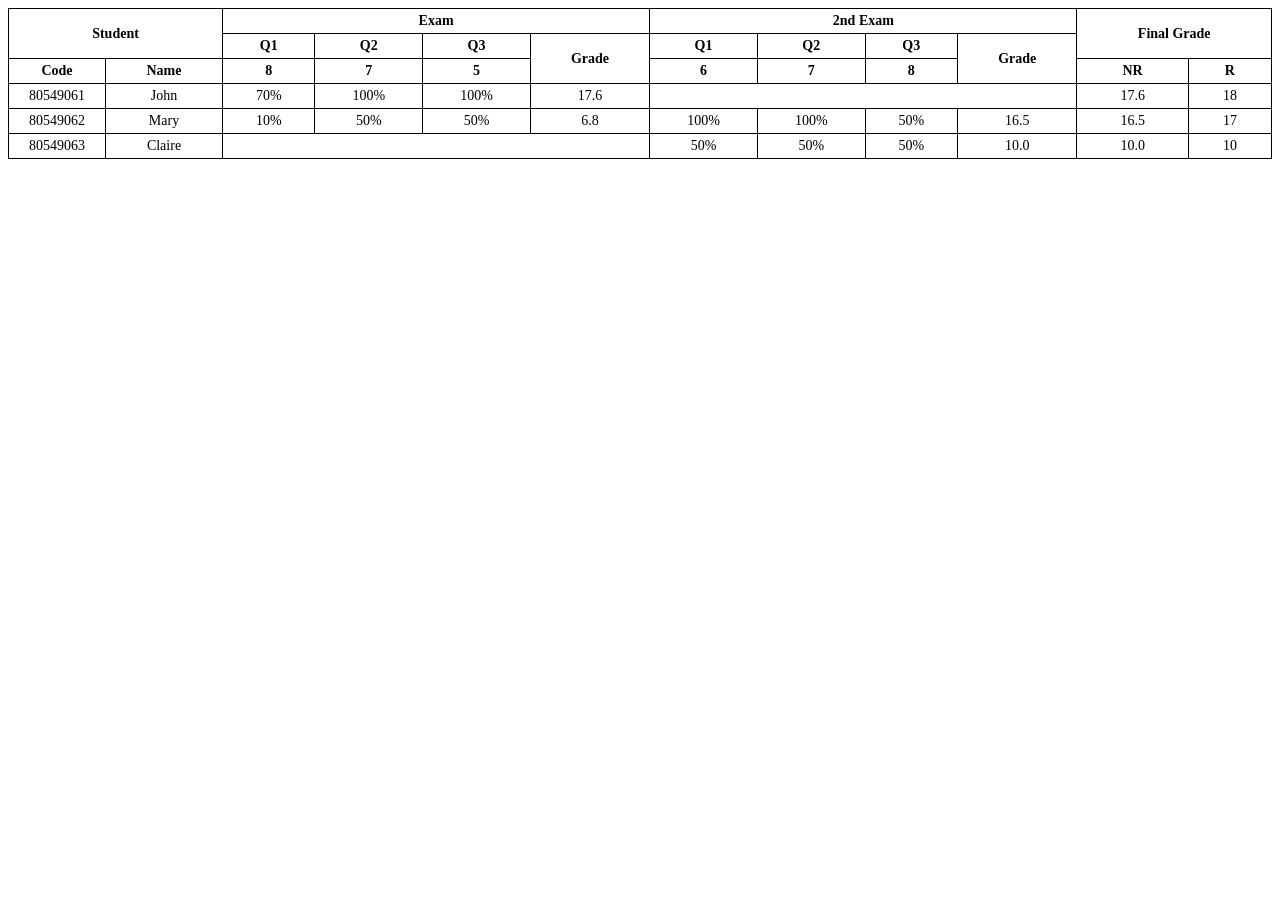
<file: TH1/baitap3.html>
<!DOCTYPE html>
<html lang="vi">
<head>
    <meta charset="UTF-8">
    <meta name="viewport" content="width=device-width, initial-scale=1.0">
    <title>Bảng Điểm Sinh Viên</title>
    <style>
        table {
            border-collapse: collapse;
            width: 100%; /* Hoặc để auto tùy vào nội dung */
            font-family: "Times New Roman", Times, serif; /* Phông chữ thường dùng trong văn bản học thuật */
            color: #000;
        }

        th, td {
            border: 1px solid black;
            padding: 4px 8px;
            text-align: center;
            font-size: 14px;
        }

        /* Định dạng các ô tiêu đề chính */
        th {
            font-weight: bold;
            background-color: #fff;
        }

        /* Tạo kiểu cho các hàng tiêu đề (Code, Name, Q1...) */
        .header-row td {
            font-weight: bold;
        }

        /* Tùy chỉnh độ rộng cột để cân đối */
        td:nth-child(1) { width: 80px; } /* Cột Code */
        td:nth-child(2) { width: 100px; } /* Cột Name */
        
        /* Hiệu ứng khi di chuột qua hàng (tùy chọn để dễ nhìn hơn) */
        tbody tr:hover {
            background-color: #f9f9f9;
        }
    </style>
</head>
<body>

<table>
    <thead>
        <tr>
            <th colspan="2" rowspan="2">Student</th>
            <th colspan="4">Exam</th>
            <th colspan="4">2nd Exam</th>
            <th colspan="2" rowspan="2">Final Grade</th>
        </tr>
        <tr>
            <th>Q1</th>
            <th>Q2</th>
            <th>Q3</th>
            <th rowspan="2">Grade</th>
            <th>Q1</th>
            <th>Q2</th>
            <th>Q3</th>
            <th rowspan="2">Grade</th>
        </tr>
        <tr class="header-row">
            <td>Code</td>
            <td>Name</td>
            <td>8</td>
            <td>7</td>
            <td>5</td>
            <td>6</td>
            <td>7</td>
            <td>8</td>
            <td>NR</td>
            <td>R</td>
        </tr>
    </thead>
    <tbody>
        <tr>
            <td>80549061</td>
            <td>John</td>
            <td>70%</td>
            <td>100%</td>
            <td>100%</td>
            <td>17.6</td>
            <td colspan="4"></td>
            <td>17.6</td>
            <td>18</td>
        </tr>
        <tr>
            <td>80549062</td>
            <td>Mary</td>
            <td>10%</td>
            <td>50%</td>
            <td>50%</td>
            <td>6.8</td>
            <td>100%</td>
            <td>100%</td>
            <td>50%</td>
            <td>16.5</td>
            <td>16.5</td>
            <td>17</td>
        </tr>
        <tr>
            <td>80549063</td>
            <td>Claire</td>
            <td colspan="4"></td>
            <td>50%</td>
            <td>50%</td>
            <td>50%</td>
            <td>10.0</td>
            <td>10.0</td>
            <td>10</td>
        </tr>
    </tbody>
</table>

</body>
</html>
</file>
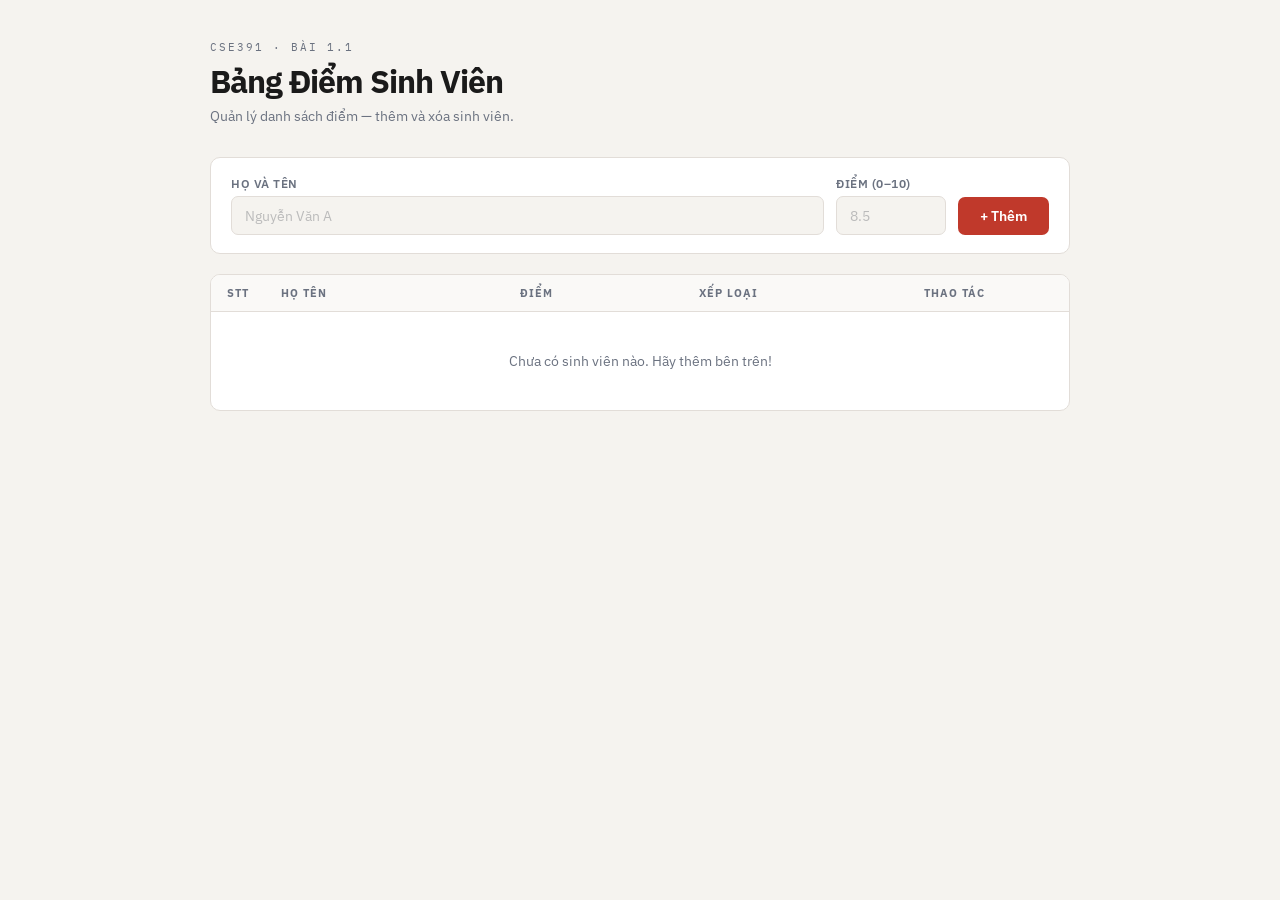
<file: TH4/bai1_1.html>
<!DOCTYPE html>
<html lang="vi">
<head>
<meta charset="UTF-8">
<meta name="viewport" content="width=device-width, initial-scale=1.0">
<title>Bài 1.1 – Bảng Điểm Sinh Viên</title>
<link href="https://fonts.googleapis.com/css2?family=IBM+Plex+Sans:wght@300;400;500;600;700&family=IBM+Plex+Mono:wght@400;600&display=swap" rel="stylesheet">
<style>
  :root {
    --bg: #f5f3ef;
    --surface: #ffffff;
    --ink: #1a1a1a;
    --muted: #6b7280;
    --border: #e2ddd8;
    --accent: #c0392b;
    --accent-light: #fdf3f2;
    --green: #1a7a4a;
    --green-bg: #edfaf3;
    --blue: #1a4fa0;
    --blue-bg: #edf2fd;
    --yellow: #8a6000;
    --yellow-bg: #fdf9ed;
    --red: #c0392b;
    --red-bg: #fdf3f2;
  }
  *, *::before, *::after { box-sizing: border-box; margin: 0; padding: 0; }

  body {
    font-family: 'IBM Plex Sans', sans-serif;
    background: var(--bg);
    color: var(--ink);
    min-height: 100vh;
    padding: 40px 24px;
  }

  .container { max-width: 860px; margin: 0 auto; }

  /* Header */
  .page-label {
    font-family: 'IBM Plex Mono', monospace;
    font-size: 0.7rem; letter-spacing: 2px;
    text-transform: uppercase; color: var(--muted);
    margin-bottom: 6px;
  }
  h1 {
    font-size: 2rem; font-weight: 700;
    letter-spacing: -1px; margin-bottom: 4px;
  }
  .subtitle { color: var(--muted); font-size: 0.9rem; margin-bottom: 32px; }

  /* Divider */
  hr { border: none; border-top: 1px solid var(--border); margin: 24px 0; }

  /* Input row */
  .input-row {
    display: flex; gap: 12px; align-items: flex-end; margin-bottom: 20px;
    background: var(--surface); border: 1px solid var(--border);
    border-radius: 10px; padding: 18px 20px;
  }
  .field { display: flex; flex-direction: column; gap: 5px; }
  .field.grow { flex: 1; }
  label { font-size: 0.75rem; font-weight: 600; letter-spacing: 0.5px; color: var(--muted); text-transform: uppercase; }
  input[type="text"], input[type="number"] {
    padding: 9px 13px; border: 1.5px solid var(--border);
    border-radius: 7px; font-family: 'IBM Plex Sans', sans-serif;
    font-size: 0.9rem; background: var(--bg); color: var(--ink);
    outline: none; transition: border-color 0.15s;
    min-width: 0;
  }
  input:focus { border-color: var(--accent); }
  input::placeholder { color: #bbb; }

  .btn-add {
    padding: 10px 22px; background: var(--accent); color: #fff;
    border: none; border-radius: 7px; font-family: 'IBM Plex Sans', sans-serif;
    font-size: 0.875rem; font-weight: 600; cursor: pointer;
    transition: opacity 0.15s, transform 0.1s;
    white-space: nowrap; align-self: flex-end;
  }
  .btn-add:hover { opacity: 0.88; }
  .btn-add:active { transform: scale(0.97); }

  /* Table */
  .table-wrap {
    background: var(--surface); border: 1px solid var(--border);
    border-radius: 10px; overflow: hidden;
  }
  table { width: 100%; border-collapse: collapse; }
  thead th {
    padding: 11px 16px;
    font-size: 0.7rem; font-weight: 700; letter-spacing: 1px;
    text-transform: uppercase; color: var(--muted);
    background: #faf9f7; border-bottom: 1px solid var(--border);
    text-align: left;
  }
  thead th:not(:first-child):not(:nth-child(2)) { text-align: center; }
  tbody tr { border-bottom: 1px solid var(--border); transition: background 0.1s; }
  tbody tr:last-child { border-bottom: none; }
  tbody tr:hover { background: #faf9f7; }
  tbody tr.low { background: #fffbeb !important; }
  tbody tr.low:hover { background: #fef3c7 !important; }
  td { padding: 12px 16px; font-size: 0.875rem; text-align: center; }
  td:nth-child(2) { text-align: left; font-weight: 500; }

  .num { font-family: 'IBM Plex Mono', monospace; font-weight: 600; }

  .badge {
    display: inline-block; padding: 3px 10px; border-radius: 4px;
    font-size: 0.72rem; font-weight: 700; letter-spacing: 0.3px;
  }
  .badge-gioi  { background: var(--green-bg);  color: var(--green); }
  .badge-kha   { background: var(--blue-bg);   color: var(--blue); }
  .badge-tb    { background: var(--yellow-bg); color: var(--yellow); }
  .badge-yeu   { background: var(--red-bg);    color: var(--red); }

  .btn-del {
    padding: 4px 12px; border-radius: 5px;
    background: transparent; border: 1px solid var(--border);
    color: var(--muted); font-family: 'IBM Plex Sans', sans-serif;
    font-size: 0.75rem; font-weight: 600; cursor: pointer;
    transition: all 0.15s;
  }
  .btn-del:hover { border-color: var(--red); color: var(--red); background: var(--red-bg); }

  /* Stats */
  .stats {
    display: flex; gap: 24px; margin-top: 16px;
    padding: 14px 20px; background: var(--surface);
    border: 1px solid var(--border); border-radius: 10px;
    font-size: 0.85rem;
  }
  .stats span { color: var(--muted); }
  .stats strong { color: var(--ink); font-family: 'IBM Plex Mono', monospace; }

  /* Empty */
  .empty { text-align: center; padding: 40px; color: var(--muted); font-size: 0.875rem; }

  /* Low indicator */
  .low td:first-child { border-left: 3px solid #f59e0b; }

  @keyframes fadeIn { from { opacity: 0; transform: translateY(-4px); } to { opacity: 1; transform: none; } }
  tbody tr { animation: fadeIn 0.2s ease; }
</style>
</head>
<body>
<div class="container">
  <p class="page-label">CSE391 · Bài 1.1</p>
  <h1>Bảng Điểm Sinh Viên</h1>
  <p class="subtitle">Quản lý danh sách điểm — thêm và xóa sinh viên.</p>

  <div class="input-row">
    <div class="field grow">
      <label>Họ và tên</label>
      <input type="text" id="inp-name" placeholder="Nguyễn Văn A">
    </div>
    <div class="field">
      <label>Điểm (0–10)</label>
      <input type="number" id="inp-score" placeholder="8.5" min="0" max="10" step="0.1" style="width:110px">
    </div>
    <button class="btn-add" onclick="addStudent()">+ Thêm</button>
  </div>

  <div class="table-wrap">
    <table>
      <thead>
        <tr>
          <th style="width:50px">STT</th>
          <th>Họ tên</th>
          <th>Điểm</th>
          <th>Xếp loại</th>
          <th>Thao tác</th>
        </tr>
      </thead>
      <tbody id="tbody"></tbody>
    </table>
    <div id="empty" class="empty">Chưa có sinh viên nào. Hãy thêm bên trên!</div>
  </div>

  <div class="stats" id="stats" style="display:none">
    <div>Tổng số SV: <strong id="st-count">0</strong></div>
    <div>Điểm trung bình: <strong id="st-avg">—</strong></div>
    <div>Cao nhất: <strong id="st-max">—</strong></div>
    <div>Thấp nhất: <strong id="st-min">—</strong></div>
  </div>
</div>

<script>
  // ── Dữ liệu ──
  let students = [];

  // ── Hàm xếp loại ──
  function rank(s) {
    if (s >= 8.5) return ['Giỏi',   'badge-gioi'];
    if (s >= 7.0) return ['Khá',    'badge-kha'];
    if (s >= 5.0) return ['Trung bình', 'badge-tb'];
    return            ['Yếu',    'badge-yeu'];
  }

  // ── Thêm sinh viên ──
  function addStudent() {
    const nameEl  = document.getElementById('inp-name');
    const scoreEl = document.getElementById('inp-score');
    const name    = nameEl.value.trim();
    const score   = parseFloat(scoreEl.value);

    if (!name)                           { alert('Vui lòng nhập họ tên!'); nameEl.focus(); return; }
    if (isNaN(score)||score<0||score>10) { alert('Điểm phải là số từ 0 đến 10!'); scoreEl.focus(); return; }

    students.push({ id: Date.now(), name, score });
    nameEl.value = ''; scoreEl.value = '';
    nameEl.focus();
    renderTable();
  }

  // ── Xóa sinh viên (Event Delegation) ──
  document.getElementById('tbody').addEventListener('click', function(e) {
    const btn = e.target.closest('[data-id]');
    if (!btn) return;
    const id = Number(btn.dataset.id);
    students = students.filter(s => s.id !== id);
    renderTable();
  });

  // ── Render bảng ──
  function renderTable() {
    const tbody = document.getElementById('tbody');
    const empty = document.getElementById('empty');
    const stats = document.getElementById('stats');
    tbody.innerHTML = '';

    if (!students.length) {
      empty.style.display = 'block';
      stats.style.display = 'none';
      return;
    }
    empty.style.display = 'none';
    stats.style.display = 'flex';

    students.forEach((s, i) => {
      const [label, cls] = rank(s.score);
      const tr = document.createElement('tr');
      if (s.score < 5) tr.classList.add('low');
      tr.innerHTML = `
        <td class="num" style="color:#bbb">${i + 1}</td>
        <td>${escHtml(s.name)}</td>
        <td><span class="num" style="font-size:1rem">${s.score.toFixed(1)}</span></td>
        <td><span class="badge ${cls}">${label}</span></td>
        <td><button class="btn-del" data-id="${s.id}">Xóa</button></td>
      `;
      tbody.appendChild(tr);
    });

    // Thống kê
    const scores = students.map(s => s.score);
    const avg = scores.reduce((a,b)=>a+b,0)/scores.length;
    document.getElementById('st-count').textContent = students.length;
    document.getElementById('st-avg').textContent   = avg.toFixed(2);
    document.getElementById('st-max').textContent   = Math.max(...scores).toFixed(1);
    document.getElementById('st-min').textContent   = Math.min(...scores).toFixed(1);
  }

  function escHtml(s) {
    return s.replace(/&/g,'&amp;').replace(/</g,'&lt;').replace(/>/g,'&gt;');
  }

  // ── Enter ở ô Điểm → Thêm ──
  document.getElementById('inp-score').addEventListener('keydown', e => {
    if (e.key === 'Enter') addStudent();
  });
  document.getElementById('inp-name').addEventListener('keydown', e => {
    if (e.key === 'Enter') document.getElementById('inp-score').focus();
  });

  renderTable();
</script>
</body>
</html>
</file>
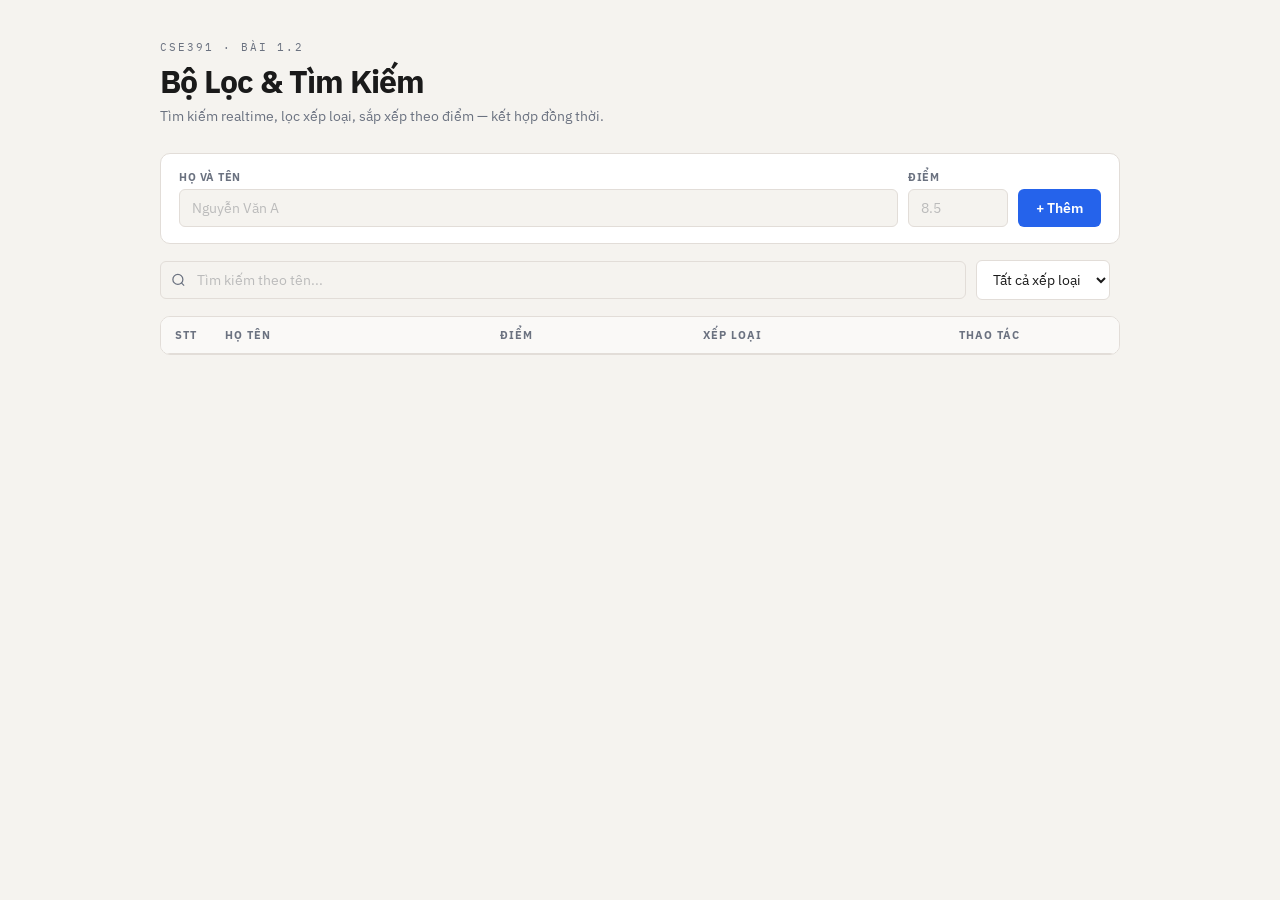
<file: TH4/bai1_2.html>
<!DOCTYPE html>
<html lang="vi">
<head>
<meta charset="UTF-8">
<meta name="viewport" content="width=device-width, initial-scale=1.0">
<title>Bài 1.2 – Bộ Lọc & Tìm Kiếm</title>
<link href="https://fonts.googleapis.com/css2?family=IBM+Plex+Sans:wght@300;400;500;600;700&family=IBM+Plex+Mono:wght@400;600&display=swap" rel="stylesheet">
<style>
  :root {
    --bg: #f5f3ef;
    --surface: #ffffff;
    --ink: #1a1a1a;
    --muted: #6b7280;
    --border: #e2ddd8;
    --accent: #2563eb;
    --green: #1a7a4a; --green-bg: #edfaf3;
    --blue: #1a4fa0;  --blue-bg: #edf2fd;
    --yellow: #8a6000; --yellow-bg: #fdf9ed;
    --red: #c0392b;   --red-bg: #fdf3f2;
  }
  *, *::before, *::after { box-sizing: border-box; margin: 0; padding: 0; }
  body { font-family: 'IBM Plex Sans', sans-serif; background: var(--bg); color: var(--ink); min-height: 100vh; padding: 40px 24px; }
  .container { max-width: 960px; margin: 0 auto; }
  .page-label { font-family: 'IBM Plex Mono', monospace; font-size: 0.7rem; letter-spacing: 2px; text-transform: uppercase; color: var(--muted); margin-bottom: 6px; }
  h1 { font-size: 2rem; font-weight: 700; letter-spacing: -1px; margin-bottom: 4px; }
  .subtitle { color: var(--muted); font-size: 0.9rem; margin-bottom: 28px; }

  /* Add panel */
  .add-panel { display: flex; gap: 10px; align-items: flex-end; background: var(--surface); border: 1px solid var(--border); border-radius: 10px; padding: 16px 18px; margin-bottom: 16px; }
  .field { display: flex; flex-direction: column; gap: 5px; }
  .field.grow { flex: 1; }
  label { font-size: 0.7rem; font-weight: 700; letter-spacing: 0.5px; color: var(--muted); text-transform: uppercase; }
  input[type="text"], input[type="number"] {
    padding: 9px 12px; border: 1.5px solid var(--border); border-radius: 6px;
    font-family: 'IBM Plex Sans', sans-serif; font-size: 0.875rem;
    background: var(--bg); color: var(--ink); outline: none; transition: border-color 0.15s;
  }
  input:focus { border-color: var(--accent); }
  input::placeholder { color: #bbb; }

  /* Toolbar */
  .toolbar { display: grid; grid-template-columns: 1fr auto auto; gap: 10px; margin-bottom: 16px; align-items: center; }
  .search-wrap { position: relative; }
  .search-wrap svg { position: absolute; left: 11px; top: 50%; transform: translateY(-50%); color: var(--muted); pointer-events: none; }
  .search-wrap input { width: 100%; padding-left: 36px; }

  select {
    padding: 9px 12px; border: 1.5px solid var(--border); border-radius: 6px;
    font-family: 'IBM Plex Sans', sans-serif; font-size: 0.875rem;
    background: var(--surface); color: var(--ink); outline: none;
    cursor: pointer; transition: border-color 0.15s;
  }
  select:focus { border-color: var(--accent); }

  /* Table */
  .table-wrap { background: var(--surface); border: 1px solid var(--border); border-radius: 10px; overflow: hidden; }
  table { width: 100%; border-collapse: collapse; }
  thead th {
    padding: 11px 14px; font-size: 0.7rem; font-weight: 700; letter-spacing: 1px;
    text-transform: uppercase; color: var(--muted); background: #faf9f7;
    border-bottom: 1px solid var(--border); text-align: left; white-space: nowrap;
  }
  th.sortable { cursor: pointer; user-select: none; transition: color 0.15s; }
  th.sortable:hover { color: var(--accent); }
  th.sort-asc, th.sort-desc { color: var(--accent); }
  thead th:not(:nth-child(2)) { text-align: center; }

  tbody tr { border-bottom: 1px solid var(--border); transition: background 0.1s; }
  tbody tr:last-child { border-bottom: none; }
  tbody tr:hover { background: #faf9f7; }
  tbody tr.low { background: #fffbeb !important; }
  tbody tr.low td:first-child { border-left: 3px solid #f59e0b; }
  td { padding: 11px 14px; font-size: 0.875rem; text-align: center; }
  td:nth-child(2) { text-align: left; font-weight: 500; }

  .num { font-family: 'IBM Plex Mono', monospace; font-weight: 600; }
  .badge { display: inline-block; padding: 3px 10px; border-radius: 4px; font-size: 0.72rem; font-weight: 700; }
  .badge-gioi  { background: var(--green-bg);  color: var(--green); }
  .badge-kha   { background: var(--blue-bg);   color: var(--blue); }
  .badge-tb    { background: var(--yellow-bg); color: var(--yellow); }
  .badge-yeu   { background: var(--red-bg);    color: var(--red); }

  .btn { padding: 9px 18px; border: none; border-radius: 6px; font-family: 'IBM Plex Sans', sans-serif; font-size: 0.875rem; font-weight: 600; cursor: pointer; transition: all 0.15s; }
  .btn-primary { background: var(--accent); color: #fff; }
  .btn-primary:hover { opacity: 0.88; }
  .btn-del { padding: 4px 11px; border-radius: 5px; background: transparent; border: 1px solid var(--border); color: var(--muted); font-family: 'IBM Plex Sans', sans-serif; font-size: 0.72rem; font-weight: 600; cursor: pointer; transition: all 0.15s; }
  .btn-del:hover { border-color: var(--red); color: var(--red); background: var(--red-bg); }

  .empty-row td { text-align: center !important; padding: 36px; color: var(--muted); font-style: italic; }
  .stats { display: flex; gap: 20px; margin-top: 14px; padding: 12px 18px; background: var(--surface); border: 1px solid var(--border); border-radius: 10px; font-size: 0.8rem; flex-wrap: wrap; }
  .stats span { color: var(--muted); }
  .stats strong { color: var(--ink); font-family: 'IBM Plex Mono', monospace; }

  @keyframes rowIn { from { opacity: 0; } to { opacity: 1; } }
  tbody tr:not(.empty-row) { animation: rowIn 0.18s ease; }
</style>
</head>
<body>
<div class="container">
  <p class="page-label">CSE391 · Bài 1.2</p>
  <h1>Bộ Lọc & Tìm Kiếm</h1>
  <p class="subtitle">Tìm kiếm realtime, lọc xếp loại, sắp xếp theo điểm — kết hợp đồng thời.</p>

  <!-- Thêm sinh viên -->
  <div class="add-panel">
    <div class="field grow">
      <label>Họ và tên</label>
      <input type="text" id="inp-name" placeholder="Nguyễn Văn A">
    </div>
    <div class="field">
      <label>Điểm</label>
      <input type="number" id="inp-score" placeholder="8.5" min="0" max="10" step="0.1" style="width:100px">
    </div>
    <button class="btn btn-primary" onclick="addStudent()" style="margin-bottom:0;height:38px">+ Thêm</button>
  </div>

  <!-- Toolbar: Tìm kiếm + Lọc -->
  <div class="toolbar">
    <div class="search-wrap">
      <svg width="15" height="15" fill="none" stroke="currentColor" stroke-width="2" viewBox="0 0 24 24">
        <circle cx="11" cy="11" r="8"/><path d="M21 21l-4.35-4.35"/>
      </svg>
      <input type="text" id="inp-search" placeholder="Tìm kiếm theo tên...">
    </div>
    <select id="sel-rank">
      <option value="all">Tất cả xếp loại</option>
      <option value="Giỏi">Giỏi</option>
      <option value="Khá">Khá</option>
      <option value="Trung bình">Trung bình</option>
      <option value="Yếu">Yếu</option>
    </select>
    <span id="result-count" style="font-size:0.8rem;color:var(--muted);white-space:nowrap"></span>
  </div>

  <!-- Bảng -->
  <div class="table-wrap">
    <table>
      <thead>
        <tr>
          <th style="width:50px">STT</th>
          <th>Họ tên</th>
          <th class="sortable" id="th-score" onclick="cycleSort()">Điểm</th>
          <th>Xếp loại</th>
          <th>Thao tác</th>
        </tr>
      </thead>
      <tbody id="tbody"></tbody>
    </table>
  </div>

  <div class="stats" id="stats" style="display:none">
    <div>Hiển thị: <strong id="st-show">0</strong></div>
    <div>Tổng: <strong id="st-total">0</strong></div>
    <div>Điểm TB (hiển thị): <strong id="st-avg">—</strong></div>
  </div>
</div>

<script>
  // ── State ──
  
  let sortDir = null; // null | 'asc' | 'desc'
  let nextId = 100;

  function rank(s) {
    if (s >= 8.5) return 'Giỏi';
    if (s >= 7.0) return 'Khá';
    if (s >= 5.0) return 'Trung bình';
    return 'Yếu';
  }
  function rankCls(r) {
    return { 'Giỏi':'badge-gioi','Khá':'badge-kha','Trung bình':'badge-tb','Yếu':'badge-yeu' }[r];
  }

  // ── Thêm ──
  function addStudent() {
    const n = document.getElementById('inp-name').value.trim();
    const s = parseFloat(document.getElementById('inp-score').value);
    if (!n)                  { alert('Vui lòng nhập họ tên!'); return; }
    if (isNaN(s)||s<0||s>10) { alert('Điểm phải từ 0–10!'); return; }
    students.push({ id: nextId++, name: n, score: s });
    document.getElementById('inp-name').value  = '';
    document.getElementById('inp-score').value = '';
    document.getElementById('inp-name').focus();
    applyFilters();
  }

  // ── Xóa (Event Delegation) ──
  document.getElementById('tbody').addEventListener('click', e => {
    const btn = e.target.closest('[data-id]');
    if (!btn) return;
    students = students.filter(s => s.id !== Number(btn.dataset.id));
    applyFilters();
  });

  // ── Sort ──
  function cycleSort() {
    sortDir = sortDir === null ? 'asc' : sortDir === 'asc' ? 'desc' : null;
    const th = document.getElementById('th-score');
    th.className = 'sortable';
    th.textContent = sortDir === 'asc' ? 'Điểm ▲' : sortDir === 'desc' ? 'Điểm ▼' : 'Điểm';
    if (sortDir) th.classList.add('sort-' + sortDir);
    applyFilters();
  }

  // ── Hàm lõi: lọc + tìm + sắp xếp → render ──
  function applyFilters() {
    const kw   = document.getElementById('inp-search').value.toLowerCase();
    const sel  = document.getElementById('sel-rank').value;

    // 1. Filter tên
    let list = students.filter(s => s.name.toLowerCase().includes(kw));

    // 2. Filter xếp loại
    if (sel !== 'all') list = list.filter(s => rank(s.score) === sel);

    // 3. Sort
    if (sortDir === 'asc')  list = [...list].sort((a,b) => a.score - b.score);
    if (sortDir === 'desc') list = [...list].sort((a,b) => b.score - a.score);

    renderTable(list);
  }

  // ── Render ──
  function renderTable(list) {
    const tbody = document.getElementById('tbody');
    tbody.innerHTML = '';

    if (!list.length) {
      const tr = document.createElement('tr');
      tr.className = 'empty-row';
      tr.innerHTML = `<td colspan="5">Không có kết quả phù hợp.</td>`;
      tbody.appendChild(tr);
    } else {
      list.forEach((s, i) => {
        const r  = rank(s.score);
        const tr = document.createElement('tr');
        if (s.score < 5) tr.classList.add('low');
        tr.innerHTML = `
          <td class="num" style="color:#bbb">${i+1}</td>
          <td>${escHtml(s.name)}</td>
          <td><span class="num">${s.score.toFixed(1)}</span></td>
          <td><span class="badge ${rankCls(r)}">${r}</span></td>
          <td><button class="btn-del" data-id="${s.id}">Xóa</button></td>
        `;
        tbody.appendChild(tr);
      });
    }

    // Stats
    const stEl = document.getElementById('stats');
    stEl.style.display = 'flex';
    document.getElementById('st-show').textContent  = list.length;
    document.getElementById('st-total').textContent = students.length;
    const avg = list.length ? (list.reduce((a,b)=>a+b.score,0)/list.length).toFixed(2) : '—';
    document.getElementById('st-avg').textContent   = avg;
    document.getElementById('result-count').textContent = `${list.length} kết quả`;
  }

  function escHtml(s) { return s.replace(/&/g,'&amp;').replace(/</g,'&lt;').replace(/>/g,'&gt;'); }

  // ── Events ──
  document.getElementById('inp-search').addEventListener('input', applyFilters);
  document.getElementById('sel-rank').addEventListener('change', applyFilters);
  document.getElementById('inp-score').addEventListener('keydown', e => { if(e.key==='Enter') addStudent(); });
  document.getElementById('inp-name').addEventListener('keydown',  e => { if(e.key==='Enter') document.getElementById('inp-score').focus(); });

  applyFilters();
</script>
</body>
</html>
</file>
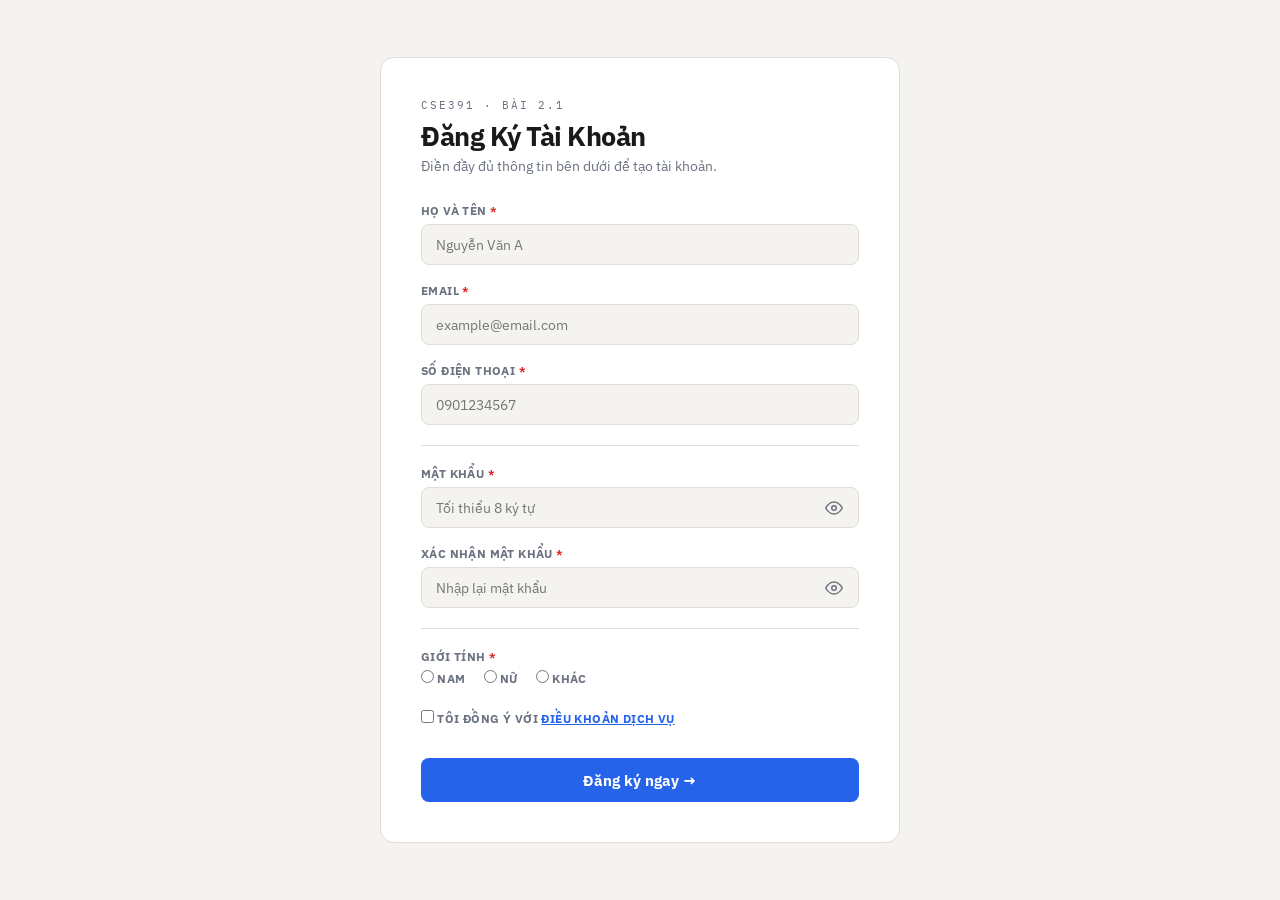
<file: TH4/bai2_1.html>
<!DOCTYPE html>
<html lang="vi">
<head>
<meta charset="UTF-8">
<meta name="viewport" content="width=device-width, initial-scale=1.0">
<title>Bài 2.1 – Form Đăng Ký</title>
<link href="https://fonts.googleapis.com/css2?family=IBM+Plex+Sans:wght@300;400;500;600;700&family=IBM+Plex+Mono:wght@400;600&display=swap" rel="stylesheet">
<style>
  :root {
    --bg: #f5f3ef;
    --surface: #ffffff;
    --ink: #1a1a1a;
    --muted: #6b7280;
    --border: #e2ddd8;
    --accent: #2563eb;
    --err: #dc2626;
    --ok: #16a34a;
    --err-bg: #fef2f2;
    --ok-bg: #f0fdf4;
  }
  *, *::before, *::after { box-sizing: border-box; margin: 0; padding: 0; }
  body { font-family: 'IBM Plex Sans', sans-serif; background: var(--bg); color: var(--ink); min-height: 100vh; display: grid; place-items: center; padding: 40px 16px; }

  .card { background: var(--surface); border: 1px solid var(--border); border-radius: 14px; padding: 40px; width: 100%; max-width: 520px; }
  .page-label { font-family: 'IBM Plex Mono', monospace; font-size: 0.68rem; letter-spacing: 2px; text-transform: uppercase; color: var(--muted); margin-bottom: 6px; }
  h1 { font-size: 1.7rem; font-weight: 700; letter-spacing: -0.5px; margin-bottom: 4px; }
  .subtitle { color: var(--muted); font-size: 0.85rem; margin-bottom: 28px; }
  hr { border: none; border-top: 1px solid var(--border); margin: 20px 0; }

  /* Field */
  .field { margin-bottom: 18px; position: relative; }
  .field label { display: block; font-size: 0.75rem; font-weight: 700; letter-spacing: 0.4px; color: var(--muted); text-transform: uppercase; margin-bottom: 6px; }
  .required::after { content: ' *'; color: var(--err); font-size: 0.7rem; }

  input[type="text"], input[type="email"], input[type="tel"], input[type="password"] {
    width: 100%; padding: 10px 14px;
    border: 1.5px solid var(--border); border-radius: 8px;
    font-family: 'IBM Plex Sans', sans-serif; font-size: 0.9rem;
    background: var(--bg); color: var(--ink); outline: none;
    transition: border-color 0.2s, background 0.2s;
  }
  input:focus { border-color: var(--accent); background: #fff; }
  input.valid   { border-color: var(--ok); background: var(--ok-bg); }
  input.invalid { border-color: var(--err); background: var(--err-bg); }

  .pass-wrap { position: relative; }
  .pass-wrap input { padding-right: 44px; }
  .toggle-pass {
    position: absolute; right: 12px; top: 50%; transform: translateY(-50%);
    background: none; border: none; cursor: pointer; color: var(--muted);
    padding: 4px; display: grid; place-items: center; transition: color 0.15s;
  }
  .toggle-pass:hover { color: var(--ink); }

  .error-msg {
    display: none; color: var(--err); font-size: 0.78rem;
    margin-top: 5px; padding: 4px 0 0 2px;
    animation: shake 0.3s ease;
  }
  .error-msg.show { display: block; }
  @keyframes shake { 0%,100%{transform:translateX(0)} 25%{transform:translateX(-4px)} 75%{transform:translateX(4px)} }

  /* Radio & Checkbox */
  .radio-group, .checkbox-group { display: flex; gap: 18px; align-items: center; flex-wrap: wrap; }
  .radio-item, .chk-item { display: flex; align-items: center; gap: 7px; cursor: pointer; font-size: 0.875rem; }
  .radio-item input, .chk-item input { width: auto; margin: 0; accent-color: var(--accent); cursor: pointer; }

  /* Submit */
  .btn-submit {
    width: 100%; padding: 12px;
    background: var(--accent); color: #fff;
    border: none; border-radius: 8px;
    font-family: 'IBM Plex Sans', sans-serif;
    font-size: 0.95rem; font-weight: 700;
    cursor: pointer; transition: all 0.15s;
    margin-top: 8px;
  }
  .btn-submit:hover { opacity: 0.88; transform: translateY(-1px); }
  .btn-submit:active { transform: none; }

  /* Success */
  .success-box {
    display: none;
    text-align: center; padding: 48px 32px;
    animation: fadeIn 0.4s ease;
  }
  .success-box.show { display: block; }
  .success-icon { font-size: 3.5rem; margin-bottom: 14px; }
  .success-box h2 { font-size: 1.5rem; font-weight: 700; margin-bottom: 8px; }
  .success-box p { color: var(--muted); font-size: 0.9rem; }
  .success-box .name-display { font-family: 'IBM Plex Mono', monospace; color: var(--ok); font-size: 1.1rem; font-weight: 600; margin: 12px 0; display: block; }

  @keyframes fadeIn { from { opacity: 0; transform: scale(0.95); } to { opacity: 1; transform: none; } }
</style>
</head>
<body>
<div class="card">
  <!-- Form -->
  <div id="form-section">
    <p class="page-label">CSE391 · Bài 2.1</p>
    <h1>Đăng Ký Tài Khoản</h1>
    <p class="subtitle">Điền đầy đủ thông tin bên dưới để tạo tài khoản.</p>

    <form id="reg-form" novalidate>

      <!-- Họ và tên -->
      <div class="field">
        <label class="required" for="f-name">Họ và tên</label>
        <input type="text" id="f-name" placeholder="Nguyễn Văn A">
        <span class="error-msg" id="err-name"></span>
      </div>

      <!-- Email -->
      <div class="field">
        <label class="required" for="f-email">Email</label>
        <input type="email" id="f-email" placeholder="example@email.com">
        <span class="error-msg" id="err-email"></span>
      </div>

      <!-- SĐT -->
      <div class="field">
        <label class="required" for="f-phone">Số điện thoại</label>
        <input type="tel" id="f-phone" placeholder="0901234567">
        <span class="error-msg" id="err-phone"></span>
      </div>

      <hr>

      <!-- Mật khẩu -->
      <div class="field">
        <label class="required" for="f-pass">Mật khẩu</label>
        <div class="pass-wrap">
          <input type="password" id="f-pass" placeholder="Tối thiểu 8 ký tự">
          <button type="button" class="toggle-pass" onclick="togglePass('f-pass',this)" title="Hiện/ẩn mật khẩu">
            <svg width="18" height="18" fill="none" stroke="currentColor" stroke-width="2" viewBox="0 0 24 24"><path d="M1 12s4-8 11-8 11 8 11 8-4 8-11 8-11-8-11-8z"/><circle cx="12" cy="12" r="3"/></svg>
          </button>
        </div>
        <span class="error-msg" id="err-pass"></span>
      </div>

      <!-- Xác nhận mật khẩu -->
      <div class="field">
        <label class="required" for="f-pass2">Xác nhận mật khẩu</label>
        <div class="pass-wrap">
          <input type="password" id="f-pass2" placeholder="Nhập lại mật khẩu">
          <button type="button" class="toggle-pass" onclick="togglePass('f-pass2',this)" title="Hiện/ẩn mật khẩu">
            <svg width="18" height="18" fill="none" stroke="currentColor" stroke-width="2" viewBox="0 0 24 24"><path d="M1 12s4-8 11-8 11 8 11 8-4 8-11 8-11-8-11-8z"/><circle cx="12" cy="12" r="3"/></svg>
          </button>
        </div>
        <span class="error-msg" id="err-pass2"></span>
      </div>

      <hr>

      <!-- Giới tính -->
      <div class="field">
        <label class="required">Giới tính</label>
        <div class="radio-group" id="f-gender">
          <label class="radio-item"><input type="radio" name="gender" value="Nam"> Nam</label>
          <label class="radio-item"><input type="radio" name="gender" value="Nữ"> Nữ</label>
          <label class="radio-item"><input type="radio" name="gender" value="Khác"> Khác</label>
        </div>
        <span class="error-msg" id="err-gender"></span>
      </div>

      <!-- Điều khoản -->
      <div class="field">
        <div class="checkbox-group">
          <label class="chk-item">
            <input type="checkbox" id="f-terms">
            Tôi đồng ý với <a href="#" style="color:var(--accent)">Điều khoản dịch vụ</a>
          </label>
        </div>
        <span class="error-msg" id="err-terms"></span>
      </div>

      <button type="submit" class="btn-submit">Đăng ký ngay →</button>
    </form>
  </div>

  <!-- Success -->
  <div class="success-box" id="success-box">
    <div class="success-icon">🎉</div>
    <h2>Đăng ký thành công!</h2>
    <span class="name-display" id="success-name"></span>
    <p>Tài khoản của bạn đã được tạo. Chào mừng bạn!</p>
  </div>
</div>

<script>
  // ── Regex ──
  const RX_EMAIL = /^[^\s@]+@[^\s@]+\.[^\s@]+$/;
  const RX_PHONE = /^0[0-9]{9}$/;
  const RX_PASS  = /^(?=.*[a-z])(?=.*[A-Z])(?=.*\d).{8,}$/;
  const RX_NAME  = /^[a-zA-ZÀ-ỹ\s]+$/;

  // ── Helpers ──
  function showError(id, msg) {
    const el = document.getElementById('err-' + id);
    el.textContent = msg;
    el.classList.add('show');
    const inp = document.getElementById('f-' + id);
    if (inp && inp.tagName === 'INPUT') { inp.classList.remove('valid'); inp.classList.add('invalid'); }
  }
  function clearError(id) {
    const el = document.getElementById('err-' + id);
    if (el) { el.textContent = ''; el.classList.remove('show'); }
    const inp = document.getElementById('f-' + id);
    if (inp && inp.tagName === 'INPUT') inp.classList.remove('invalid');
  }
  function markValid(id) {
    clearError(id);
    const inp = document.getElementById('f-' + id);
    if (inp && inp.tagName === 'INPUT') inp.classList.add('valid');
  }

  // ── Validate từng trường ──
  function validateName() {
    const v = document.getElementById('f-name').value.trim();
    if (!v)           { showError('name', 'Họ tên không được để trống.'); return false; }
    if (v.length < 3) { showError('name', 'Họ tên phải có ít nhất 3 ký tự.'); return false; }
    if (!RX_NAME.test(v)) { showError('name', 'Họ tên chỉ được chứa chữ cái và khoảng trắng.'); return false; }
    markValid('name'); return true;
  }
  function validateEmail() {
    const v = document.getElementById('f-email').value.trim();
    if (!v)               { showError('email', 'Email không được để trống.'); return false; }
    if (!RX_EMAIL.test(v)) { showError('email', 'Email không đúng định dạng (vd: abc@domain.com).'); return false; }
    markValid('email'); return true;
  }
  function validatePhone() {
    const v = document.getElementById('f-phone').value.trim();
    if (!v)               { showError('phone', 'Số điện thoại không được để trống.'); return false; }
    if (!RX_PHONE.test(v)) { showError('phone', 'SĐT phải gồm 10 chữ số và bắt đầu bằng 0.'); return false; }
    markValid('phone'); return true;
  }
  function validatePass() {
    const v = document.getElementById('f-pass').value;
    if (!v)                { showError('pass', 'Mật khẩu không được để trống.'); return false; }
    if (!RX_PASS.test(v)) { showError('pass', 'Mật khẩu ≥ 8 ký tự, có chữ hoa, chữ thường và số.'); return false; }
    markValid('pass'); return true;
  }
  function validatePass2() {
    const p1 = document.getElementById('f-pass').value;
    const p2 = document.getElementById('f-pass2').value;
    if (!p2)       { showError('pass2', 'Vui lòng nhập lại mật khẩu.'); return false; }
    if (p1 !== p2) { showError('pass2', 'Mật khẩu xác nhận không khớp.'); return false; }
    markValid('pass2'); return true;
  }
  function validateGender() {
    const checked = document.querySelector('input[name="gender"]:checked');
    if (!checked) { showError('gender', 'Vui lòng chọn giới tính.'); return false; }
    clearError('gender'); return true;
  }
  function validateTerms() {
    if (!document.getElementById('f-terms').checked) {
      showError('terms', 'Bạn phải đồng ý với điều khoản dịch vụ.'); return false;
    }
    clearError('terms'); return true;
  }

  // ── Toggle password ──
  function togglePass(id, btn) {
    const inp = document.getElementById(id);
    inp.type = inp.type === 'password' ? 'text' : 'password';
    btn.style.color = inp.type === 'text' ? 'var(--accent)' : 'var(--muted)';
  }

  // ── Submit handler ──
  document.getElementById('reg-form').addEventListener('submit', function(e) {
    e.preventDefault();
    // Dùng & để ĐẢM BẢO tất cả hàm đều được gọi (không short-circuit)
    const ok = validateName() & validateEmail() & validatePhone()
             & validatePass() & validatePass2() & validateGender() & validateTerms();
    if (!ok) return;

    // Thành công
    const name = document.getElementById('f-name').value.trim();
    document.getElementById('form-section').style.display = 'none';
    document.getElementById('success-name').textContent   = name;
    document.getElementById('success-box').classList.add('show');
  });

  // ── Blur validate ──
  document.getElementById('f-name').addEventListener('blur',  validateName);
  document.getElementById('f-email').addEventListener('blur', validateEmail);
  document.getElementById('f-phone').addEventListener('blur', validatePhone);
  document.getElementById('f-pass').addEventListener('blur',  validatePass);
  document.getElementById('f-pass2').addEventListener('blur', validatePass2);
  document.querySelectorAll('input[name="gender"]').forEach(r => r.addEventListener('change', validateGender));
  document.getElementById('f-terms').addEventListener('change', validateTerms);

  // ── Input → clear error ──
  ['name','email','phone','pass','pass2'].forEach(id => {
    document.getElementById('f-' + id).addEventListener('input', () => clearError(id));
  });
</script>
</body>
</html>
</file>
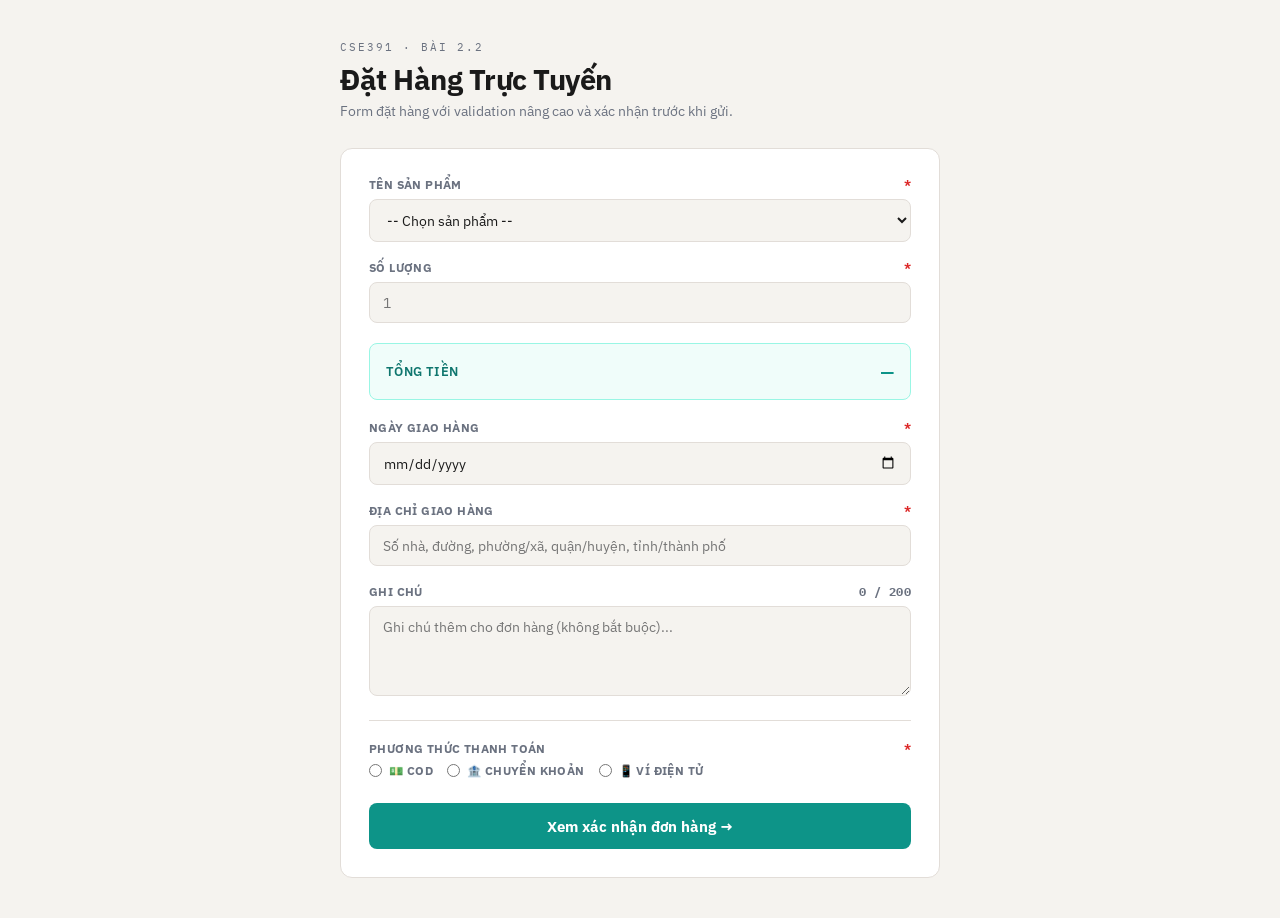
<file: TH4/bai2_2.html>
<!DOCTYPE html>
<html lang="vi">
<head>
<meta charset="UTF-8">
<meta name="viewport" content="width=device-width, initial-scale=1.0">
<title>Bài 2.2 – Form Đặt Hàng</title>
<link href="https://fonts.googleapis.com/css2?family=IBM+Plex+Sans:wght@300;400;500;600;700&family=IBM+Plex+Mono:wght@400;600&display=swap" rel="stylesheet">
<style>
  :root {
    --bg: #f5f3ef;
    --surface: #ffffff;
    --ink: #1a1a1a;
    --muted: #6b7280;
    --border: #e2ddd8;
    --accent: #0d9488;
    --err: #dc2626;
    --ok: #16a34a;
    --err-bg: #fef2f2;
    --ok-bg: #f0fdf4;
    --warn: #d97706;
  }
  *, *::before, *::after { box-sizing: border-box; margin: 0; padding: 0; }
  body { font-family: 'IBM Plex Sans', sans-serif; background: var(--bg); color: var(--ink); min-height: 100vh; padding: 40px 16px; }
  .container { max-width: 600px; margin: 0 auto; }
  .page-label { font-family: 'IBM Plex Mono', monospace; font-size: 0.68rem; letter-spacing: 2px; text-transform: uppercase; color: var(--muted); margin-bottom: 6px; }
  h1 { font-size: 1.8rem; font-weight: 700; letter-spacing: -0.5px; margin-bottom: 4px; }
  .subtitle { color: var(--muted); font-size: 0.875rem; margin-bottom: 28px; }

  /* Card */
  .card { background: var(--surface); border: 1px solid var(--border); border-radius: 12px; padding: 28px; }

  /* Field */
  .field { margin-bottom: 18px; }
  .field label { display: flex; justify-content: space-between; align-items: center; font-size: 0.72rem; font-weight: 700; letter-spacing: 0.4px; color: var(--muted); text-transform: uppercase; margin-bottom: 7px; }
  .required::after { content: ' *'; color: var(--err); }

  input[type="text"], input[type="number"], input[type="date"], select, textarea {
    width: 100%; padding: 10px 13px;
    border: 1.5px solid var(--border); border-radius: 8px;
    font-family: 'IBM Plex Sans', sans-serif; font-size: 0.9rem;
    background: var(--bg); color: var(--ink); outline: none;
    transition: border-color 0.2s, background 0.2s;
  }
  input:focus, select:focus, textarea:focus { border-color: var(--accent); background: #fff; }
  input.valid, select.valid, textarea.valid     { border-color: var(--ok);  background: var(--ok-bg); }
  input.invalid, select.invalid, textarea.invalid { border-color: var(--err); background: var(--err-bg); }
  textarea { resize: vertical; min-height: 90px; }

  .error-msg { display: none; color: var(--err); font-size: 0.78rem; margin-top: 5px; }
  .error-msg.show { display: block; }

  .char-count { font-family: 'IBM Plex Mono', monospace; font-size: 0.72rem; color: var(--muted); }
  .char-count.over { color: var(--err); }

  /* Radio */
  .radio-group { display: flex; gap: 14px; flex-wrap: wrap; }
  .radio-item { display: flex; align-items: center; gap: 7px; font-size: 0.875rem; cursor: pointer; }
  .radio-item input { width: auto; accent-color: var(--accent); cursor: pointer; }

  /* Price box */
  .price-box {
    display: flex; align-items: center; justify-content: space-between;
    background: #f0fdfa; border: 1.5px solid #99f6e4;
    border-radius: 8px; padding: 14px 16px; margin: 20px 0;
  }
  .price-box .label { font-size: 0.8rem; font-weight: 600; color: #0f766e; text-transform: uppercase; letter-spacing: 0.4px; }
  .price-box .amount { font-family: 'IBM Plex Mono', monospace; font-size: 1.3rem; font-weight: 700; color: #0d9488; }

  hr { border: none; border-top: 1px solid var(--border); margin: 20px 0; }

  /* Submit */
  .btn-submit {
    width: 100%; padding: 13px; background: var(--accent); color: #fff;
    border: none; border-radius: 8px; font-family: 'IBM Plex Sans', sans-serif;
    font-size: 0.95rem; font-weight: 700; cursor: pointer; transition: all 0.15s;
  }
  .btn-submit:hover { opacity: 0.88; transform: translateY(-1px); }

  /* Confirm modal */
  .modal-overlay {
    display: none; position: fixed; inset: 0;
    background: rgba(0,0,0,0.35); backdrop-filter: blur(4px);
    z-index: 100; place-items: center;
  }
  .modal-overlay.show { display: grid; animation: fadeIn 0.2s ease; }
  .modal {
    background: var(--surface); border-radius: 14px;
    padding: 32px; max-width: 420px; width: 90%;
    box-shadow: 0 20px 60px rgba(0,0,0,0.2);
  }
  .modal h3 { font-size: 1.1rem; font-weight: 700; margin-bottom: 16px; }
  .modal-row { display: flex; justify-content: space-between; padding: 8px 0; border-bottom: 1px solid var(--border); font-size: 0.875rem; }
  .modal-row:last-of-type { border-bottom: none; }
  .modal-row .k { color: var(--muted); }
  .modal-row .v { font-weight: 600; text-align: right; }
  .modal-total { display: flex; justify-content: space-between; margin-top: 12px; padding-top: 12px; border-top: 2px solid var(--border); }
  .modal-total .k { font-weight: 700; }
  .modal-total .v { font-family: 'IBM Plex Mono', monospace; font-size: 1.1rem; font-weight: 700; color: var(--accent); }
  .modal-actions { display: flex; gap: 10px; margin-top: 20px; }
  .btn-confirm { flex: 1; padding: 11px; background: var(--accent); color: #fff; border: none; border-radius: 7px; font-family: 'IBM Plex Sans', sans-serif; font-weight: 700; font-size: 0.9rem; cursor: pointer; transition: opacity 0.15s; }
  .btn-confirm:hover { opacity: 0.88; }
  .btn-cancel  { flex: 1; padding: 11px; background: var(--bg); color: var(--ink); border: 1.5px solid var(--border); border-radius: 7px; font-family: 'IBM Plex Sans', sans-serif; font-weight: 600; font-size: 0.9rem; cursor: pointer; }

  /* Success */
  .success-box { display: none; text-align: center; padding: 50px 24px; animation: fadeIn 0.4s ease; }
  .success-box.show { display: block; }
  .success-icon { font-size: 3.5rem; margin-bottom: 14px; }
  .success-box h2 { font-size: 1.5rem; font-weight: 700; margin-bottom: 8px; }
  .success-box p { color: var(--muted); font-size: 0.875rem; line-height: 1.6; }
  .order-code { font-family: 'IBM Plex Mono', monospace; font-size: 1rem; font-weight: 700; color: var(--accent); background: #f0fdfa; border: 1.5px solid #99f6e4; padding: 8px 18px; border-radius: 6px; display: inline-block; margin: 14px 0; }

  @keyframes fadeIn { from { opacity: 0; transform: scale(0.96); } to { opacity: 1; transform: none; } }
</style>
</head>
<body>
<div class="container">
  <p class="page-label">CSE391 · Bài 2.2</p>
  <h1>Đặt Hàng Trực Tuyến</h1>
  <p class="subtitle">Form đặt hàng với validation nâng cao và xác nhận trước khi gửi.</p>

  <!-- Form -->
  <div class="card" id="form-section">
    <form id="order-form" novalidate>

      <!-- Sản phẩm -->
      <div class="field">
        <label class="required" for="f-product">Tên sản phẩm</label>
        <select id="f-product">
          <option value="">-- Chọn sản phẩm --</option>
          <option value="Áo thun">Áo thun</option>
          <option value="Quần jeans">Quần jeans</option>
          <option value="Giày sneaker">Giày sneaker</option>
          <option value="Túi xách">Túi xách</option>
          <option value="Đồng hồ">Đồng hồ</option>
        </select>
        <span class="error-msg" id="err-product"></span>
      </div>

      <!-- Số lượng -->
      <div class="field">
        <label class="required" for="f-qty">Số lượng</label>
        <input type="number" id="f-qty" placeholder="1" min="1" max="99">
        <span class="error-msg" id="err-qty"></span>
      </div>

      <!-- Tổng tiền -->
      <div class="price-box">
        <span class="label">Tổng tiền</span>
        <span class="amount" id="price-display">—</span>
      </div>

      <!-- Ngày giao -->
      <div class="field">
        <label class="required" for="f-date">Ngày giao hàng</label>
        <input type="date" id="f-date">
        <span class="error-msg" id="err-date"></span>
      </div>

      <!-- Địa chỉ -->
      <div class="field">
        <label class="required" for="f-addr">Địa chỉ giao hàng</label>
        <input type="text" id="f-addr" placeholder="Số nhà, đường, phường/xã, quận/huyện, tỉnh/thành phố">
        <span class="error-msg" id="err-addr"></span>
      </div>

      <!-- Ghi chú -->
      <div class="field">
        <label for="f-note">
          <span>Ghi chú</span>
          <span class="char-count" id="char-count">0 / 200</span>
        </label>
        <textarea id="f-note" placeholder="Ghi chú thêm cho đơn hàng (không bắt buộc)..."></textarea>
        <span class="error-msg" id="err-note"></span>
      </div>

      <hr>

      <!-- Thanh toán -->
      <div class="field">
        <label class="required">Phương thức thanh toán</label>
        <div class="radio-group" id="f-payment">
          <label class="radio-item"><input type="radio" name="payment" value="COD"> 💵 COD</label>
          <label class="radio-item"><input type="radio" name="payment" value="Chuyển khoản"> 🏦 Chuyển khoản</label>
          <label class="radio-item"><input type="radio" name="payment" value="Ví điện tử"> 📱 Ví điện tử</label>
        </div>
        <span class="error-msg" id="err-payment"></span>
      </div>

      <button type="submit" class="btn-submit">Xem xác nhận đơn hàng →</button>
    </form>
  </div>

  <!-- Success -->
  <div class="card success-box" id="success-box">
    <div class="success-icon">✅</div>
    <h2>Đặt hàng thành công!</h2>
    <div class="order-code" id="order-code"></div>
    <p id="success-detail"></p>
  </div>
</div>

<!-- Modal xác nhận -->
<div class="modal-overlay" id="modal">
  <div class="modal">
    <h3>📋 Xác nhận đơn hàng</h3>
    <div class="modal-row"><span class="k">Sản phẩm</span>  <span class="v" id="m-product"></span></div>
    <div class="modal-row"><span class="k">Số lượng</span>  <span class="v" id="m-qty"></span></div>
    <div class="modal-row"><span class="k">Ngày giao</span> <span class="v" id="m-date"></span></div>
    <div class="modal-row"><span class="k">Địa chỉ</span>   <span class="v" id="m-addr" style="max-width:220px"></span></div>
    <div class="modal-row"><span class="k">Thanh toán</span><span class="v" id="m-pay"></span></div>
    <div class="modal-total"><span class="k">Tổng tiền</span><span class="v" id="m-total"></span></div>
    <div class="modal-actions">
      <button class="btn-cancel"  onclick="closeModal()">Hủy</button>
      <button class="btn-confirm" onclick="confirmOrder()">Xác nhận đặt hàng</button>
    </div>
  </div>
</div>

<script>
  // ── Bảng giá ──
  const PRICES = {
    'Áo thun':     150_000,
    'Quần jeans':  350_000,
    'Giày sneaker':890_000,
    'Túi xách':    420_000,
    'Đồng hồ':    1_200_000,
  };

  function vnd(n) { return n.toLocaleString('vi-VN') + ' ₫'; }

  // ── Tổng tiền realtime ──
  function updatePrice() {
    const prod = document.getElementById('f-product').value;
    const qty  = parseInt(document.getElementById('f-qty').value) || 0;
    const el   = document.getElementById('price-display');
    if (prod && PRICES[prod] && qty > 0) {
      el.textContent = vnd(PRICES[prod] * qty);
    } else {
      el.textContent = '—';
    }
  }
  document.getElementById('f-product').addEventListener('change', updatePrice);
  document.getElementById('f-qty').addEventListener('input', updatePrice);

  // ── Đếm ký tự ghi chú ──
  document.getElementById('f-note').addEventListener('input', function() {
    const len  = this.value.length;
    const ccEl = document.getElementById('char-count');
    ccEl.textContent = `${len} / 200`;
    ccEl.className   = len > 200 ? 'char-count over' : 'char-count';
    if (len > 200) showError('note', `Ghi chú quá dài (${len}/200 ký tự).`);
    else clearError('note');
  });

  // ── Set min/max date ──
  (function setDateConstraints() {
    const today = new Date();
    const max   = new Date(); max.setDate(today.getDate() + 30);
    const fmt   = d => d.toISOString().split('T')[0];
    const inp   = document.getElementById('f-date');
    // +1 ngày từ hôm nay là ngày giao sớm nhất
    const minD  = new Date(); minD.setDate(today.getDate() + 1);
    inp.min = fmt(minD);
    inp.max = fmt(max);
  })();

  // ── Helpers ──
  function showError(id, msg) {
    const e = document.getElementById('err-' + id); e.textContent = msg; e.classList.add('show');
    const i = document.getElementById('f-' + id);
    if (i) { i.classList.remove('valid'); i.classList.add('invalid'); }
  }
  function clearError(id) {
    const e = document.getElementById('err-' + id); if(e){e.textContent=''; e.classList.remove('show');}
    const i = document.getElementById('f-' + id); if(i) i.classList.remove('invalid');
  }
  function markValid(id) {
    clearError(id);
    const i = document.getElementById('f-' + id); if(i){ i.classList.remove('invalid'); i.classList.add('valid'); }
  }

  // ── Validate từng trường ──
  function validateProduct() {
    const v = document.getElementById('f-product').value;
    if (!v) { showError('product','Vui lòng chọn sản phẩm.'); return false; }
    markValid('product'); return true;
  }
  function validateQty() {
    const v = parseInt(document.getElementById('f-qty').value);
    if (isNaN(v) || v < 1)  { showError('qty','Số lượng tối thiểu là 1.'); return false; }
    if (v > 99)              { showError('qty','Số lượng tối đa là 99.'); return false; }
    markValid('qty'); return true;
  }
  function validateDate() {
    const v = document.getElementById('f-date').value;
    if (!v) { showError('date','Vui lòng chọn ngày giao hàng.'); return false; }
    const chosen  = new Date(v);
    const today   = new Date(); today.setHours(0,0,0,0);
    const maxDate = new Date(); maxDate.setDate(today.getDate() + 30); maxDate.setHours(23,59,59,999);
    if (chosen <= today)    { showError('date','Ngày giao phải là ngày trong tương lai.'); return false; }
    if (chosen > maxDate)   { showError('date','Ngày giao không được quá 30 ngày kể từ hôm nay.'); return false; }
    markValid('date'); return true;
  }
  function validateAddr() {
    const v = document.getElementById('f-addr').value.trim();
    if (!v)          { showError('addr','Địa chỉ không được để trống.'); return false; }
    if (v.length<10) { showError('addr','Địa chỉ phải có ít nhất 10 ký tự.'); return false; }
    markValid('addr'); return true;
  }
  function validateNote() {
    const v = document.getElementById('f-note').value;
    if (v.length > 200) { showError('note',`Ghi chú quá dài (${v.length}/200 ký tự).`); return false; }
    clearError('note'); return true;
  }
  function validatePayment() {
    const checked = document.querySelector('input[name="payment"]:checked');
    if (!checked) { showError('payment','Vui lòng chọn phương thức thanh toán.'); return false; }
    clearError('payment'); return true;
  }

  // ── Blur events ──
  document.getElementById('f-product').addEventListener('blur', validateProduct);
  document.getElementById('f-qty').addEventListener('blur',  validateQty);
  document.getElementById('f-date').addEventListener('blur', validateDate);
  document.getElementById('f-addr').addEventListener('blur', validateAddr);
  document.querySelectorAll('input[name="payment"]').forEach(r => r.addEventListener('change', validatePayment));

  // ── Clear on input ──
  ['product','qty','date','addr'].forEach(id => {
    const el = document.getElementById('f-' + id);
    if (el) el.addEventListener('input', () => clearError(id));
  });

  // ── Submit ──
  document.getElementById('order-form').addEventListener('submit', function(e) {
    e.preventDefault();
    const ok = validateProduct() & validateQty() & validateDate()
             & validateAddr()    & validateNote() & validatePayment();
    if (!ok) return;
    showModal();
  });

  // ── Modal ──
  function showModal() {
    const prod = document.getElementById('f-product').value;
    const qty  = parseInt(document.getElementById('f-qty').value);
    const date = document.getElementById('f-date').value;
    const addr = document.getElementById('f-addr').value.trim();
    const pay  = document.querySelector('input[name="payment"]:checked').value;
    const total= PRICES[prod] * qty;

    document.getElementById('m-product').textContent = prod;
    document.getElementById('m-qty').textContent     = qty + ' cái';
    document.getElementById('m-date').textContent    = formatDate(date);
    document.getElementById('m-addr').textContent    = addr;
    document.getElementById('m-pay').textContent     = pay;
    document.getElementById('m-total').textContent   = vnd(total);

    document.getElementById('modal').classList.add('show');
  }

  function closeModal() {
    document.getElementById('modal').classList.remove('show');
  }

  function confirmOrder() {
    closeModal();
    const prod  = document.getElementById('f-product').value;
    const qty   = parseInt(document.getElementById('f-qty').value);
    const date  = document.getElementById('f-date').value;
    const total = PRICES[prod] * qty;
    const code  = 'DH' + Date.now().toString().slice(-8);

    document.getElementById('order-code').textContent  = '#' + code;
    document.getElementById('success-detail').innerHTML = `
      <strong>${qty} × ${prod}</strong><br>
      Tổng: <strong>${vnd(total)}</strong><br>
      Giao ngày: <strong>${formatDate(date)}</strong>
    `;
    document.getElementById('form-section').style.display = 'none';
    document.getElementById('success-box').classList.add('show');
    window.scrollTo({ top: 0, behavior: 'smooth' });
  }

  function formatDate(str) {
    const [y,m,d] = str.split('-');
    return `${d}/${m}/${y}`;
  }
</script>
</body>
</html>
</file>
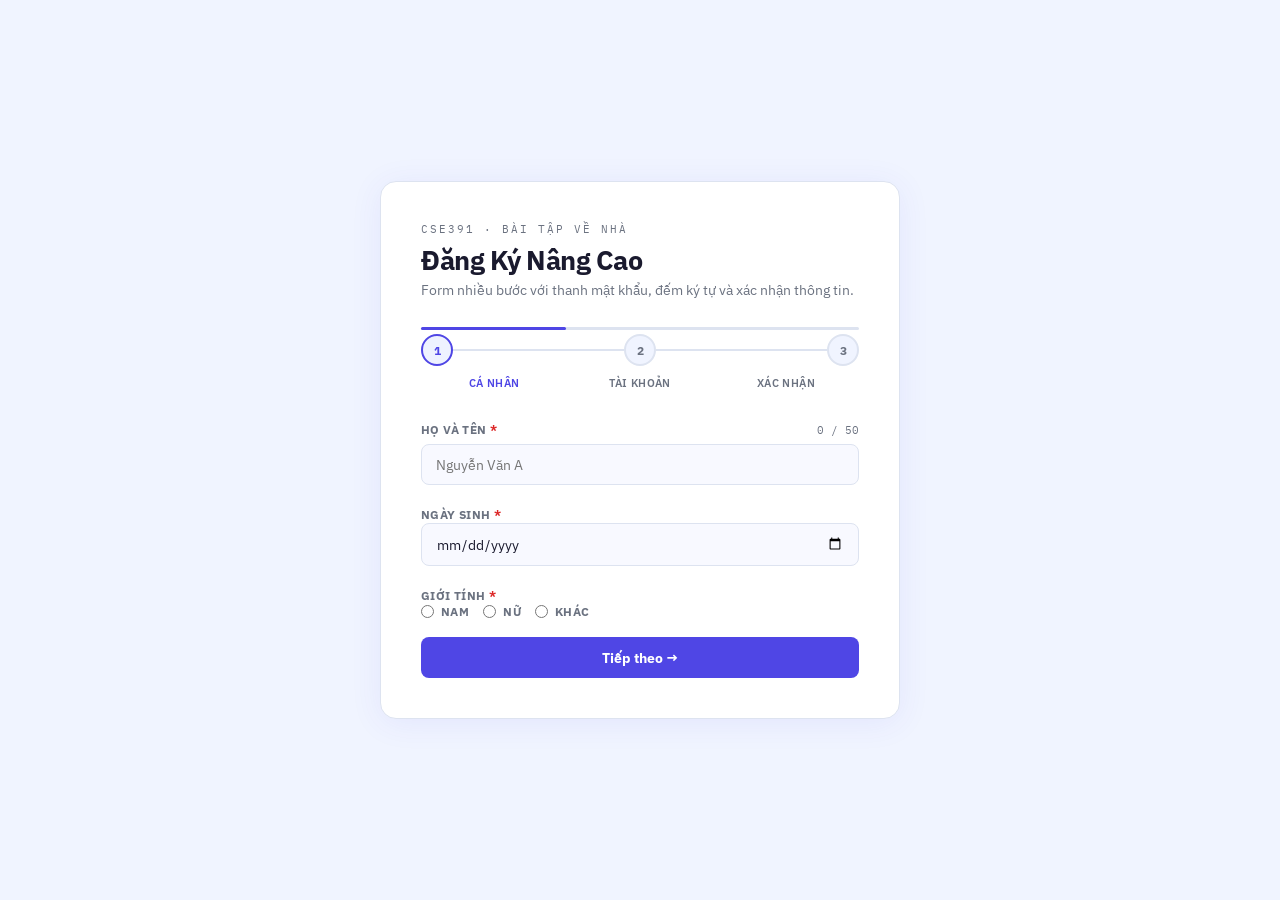
<file: TH4/btvn.html>
<!DOCTYPE html>
<html lang="vi">
<head>
<meta charset="UTF-8">
<meta name="viewport" content="width=device-width, initial-scale=1.0">
<title>BTVN – Nâng Cao Form</title>
<link href="https://fonts.googleapis.com/css2?family=IBM+Plex+Sans:wght@300;400;500;600;700&family=IBM+Plex+Mono:wght@400;600&display=swap" rel="stylesheet">
<style>
  :root {
    --bg: #f0f4ff;
    --surface: #ffffff;
    --ink: #1a1a2e;
    --muted: #6b7280;
    --border: #dde3f0;
    --accent: #4f46e5;
    --err: #dc2626;
    --ok: #16a34a;
    --err-bg: #fef2f2;
    --ok-bg: #f0fdf4;
    --step-done: #4f46e5;
  }
  *, *::before, *::after { box-sizing: border-box; margin: 0; padding: 0; }
  body { font-family: 'IBM Plex Sans', sans-serif; background: var(--bg); color: var(--ink); min-height: 100vh; display: grid; place-items: center; padding: 40px 16px; }
  .card { background: var(--surface); border: 1px solid var(--border); border-radius: 16px; padding: 40px; width: 100%; max-width: 520px; box-shadow: 0 4px 32px rgba(79,70,229,0.08); }

  /* Progress */
  .progress-wrap { margin-bottom: 32px; }
  .steps-row { display: flex; align-items: center; gap: 0; margin-bottom: 10px; }
  .step-dot {
    width: 32px; height: 32px; border-radius: 50%; flex-shrink: 0;
    display: grid; place-items: center; font-size: 0.78rem; font-weight: 700;
    border: 2px solid var(--border); color: var(--muted); background: var(--bg);
    transition: all 0.3s;
  }
  .step-dot.active  { border-color: var(--accent); color: var(--accent); background: #eef2ff; }
  .step-dot.done    { border-color: var(--accent); background: var(--accent); color: #fff; }
  .step-line { flex: 1; height: 2px; background: var(--border); transition: background 0.3s; }
  .step-line.done { background: var(--accent); }
  .step-labels { display: grid; grid-template-columns: 1fr 1fr 1fr; text-align: center; }
  .step-label { font-size: 0.7rem; font-weight: 600; color: var(--muted); text-transform: uppercase; letter-spacing: 0.4px; }
  .step-label.active { color: var(--accent); }
  .step-label.done   { color: var(--ok); }
  .progress-bar-bg { height: 3px; background: var(--border); border-radius: 2px; margin-bottom: 4px; }
  .progress-bar-fill { height: 100%; background: var(--accent); border-radius: 2px; transition: width 0.4s ease; }

  /* Page header */
  .page-label { font-family: 'IBM Plex Mono', monospace; font-size: 0.68rem; letter-spacing: 2px; text-transform: uppercase; color: var(--muted); margin-bottom: 6px; }
  h1 { font-size: 1.7rem; font-weight: 700; letter-spacing: -0.5px; margin-bottom: 4px; }
  .subtitle { color: var(--muted); font-size: 0.85rem; margin-bottom: 28px; }

  /* Field */
  .field { margin-bottom: 18px; }
  .field-header { display: flex; justify-content: space-between; align-items: center; margin-bottom: 7px; }
  .field label { font-size: 0.72rem; font-weight: 700; letter-spacing: 0.4px; color: var(--muted); text-transform: uppercase; }
  .required::after { content: ' *'; color: var(--err); }
  .field-meta { font-family: 'IBM Plex Mono', monospace; font-size: 0.7rem; color: var(--muted); }
  .field-meta.over { color: var(--err); }

  input[type="text"], input[type="email"], input[type="password"], input[type="date"], select {
    width: 100%; padding: 10px 14px;
    border: 1.5px solid var(--border); border-radius: 8px;
    font-family: 'IBM Plex Sans', sans-serif; font-size: 0.9rem;
    background: #f8f9ff; color: var(--ink); outline: none;
    transition: border-color 0.2s, background 0.2s;
  }
  input:focus, select:focus { border-color: var(--accent); background: #fff; }
  input.valid   { border-color: var(--ok);  background: var(--ok-bg); }
  input.invalid { border-color: var(--err); background: var(--err-bg); }

  .pass-wrap { position: relative; }
  .pass-wrap input { padding-right: 44px; }
  .toggle-pass {
    position: absolute; right: 12px; top: 50%; transform: translateY(-50%);
    background: none; border: none; cursor: pointer; color: var(--muted);
    padding: 4px; display: grid; place-items: center; transition: color 0.15s;
  }
  .toggle-pass:hover { color: var(--accent); }

  /* Password strength */
  .strength-bar { display: flex; gap: 4px; margin-top: 7px; }
  .strength-seg { flex: 1; height: 4px; border-radius: 2px; background: var(--border); transition: background 0.3s; }
  .strength-label { font-size: 0.72rem; margin-top: 4px; font-weight: 600; transition: color 0.3s; }

  .strength-0 .strength-seg                { background: var(--border); }
  .strength-1 .strength-seg:nth-child(1)   { background: var(--err); }
  .strength-2 .strength-seg:nth-child(-n+2) { background: var(--warn, #d97706); }
  .strength-3 .strength-seg                 { background: var(--ok); }

  .strength-label.s0 { color: var(--muted); }
  .strength-label.s1 { color: var(--err); }
  .strength-label.s2 { color: #d97706; }
  .strength-label.s3 { color: var(--ok); }

  .error-msg { display: none; color: var(--err); font-size: 0.78rem; margin-top: 5px; }
  .error-msg.show { display: block; }

  /* Radio */
  .radio-group { display: flex; gap: 14px; flex-wrap: wrap; }
  .radio-item  { display: flex; align-items: center; gap: 7px; font-size: 0.875rem; cursor: pointer; }
  .radio-item input { width: auto; accent-color: var(--accent); cursor: pointer; }

  /* Buttons */
  .btn-row { display: flex; gap: 10px; margin-top: 8px; }
  .btn { padding: 11px 24px; border-radius: 8px; font-family: 'IBM Plex Sans', sans-serif; font-weight: 700; font-size: 0.9rem; cursor: pointer; transition: all 0.15s; border: none; }
  .btn-primary { background: var(--accent); color: #fff; flex: 1; }
  .btn-primary:hover { opacity: 0.88; transform: translateY(-1px); }
  .btn-secondary { background: #f0f4ff; color: var(--ink); border: 1.5px solid var(--border); }
  .btn-secondary:hover { border-color: var(--accent); }
  .btn:disabled { opacity: 0.4; cursor: not-allowed; transform: none !important; }

  /* Step panels */
  .step-panel { display: none; animation: slideIn 0.25s ease; }
  .step-panel.active { display: block; }
  @keyframes slideIn { from { opacity: 0; transform: translateX(12px); } to { opacity: 1; transform: none; } }

  /* Review panel */
  .review-section { margin-bottom: 18px; }
  .review-section h4 { font-size: 0.7rem; font-weight: 700; letter-spacing: 1px; text-transform: uppercase; color: var(--muted); margin-bottom: 10px; padding-bottom: 6px; border-bottom: 1px solid var(--border); }
  .review-row { display: flex; justify-content: space-between; padding: 7px 0; border-bottom: 1px solid #f0f4ff; font-size: 0.875rem; }
  .review-row .k { color: var(--muted); }
  .review-row .v { font-weight: 600; }

  /* Success */
  .success-box { display: none; text-align: center; padding: 40px 0; animation: fadeIn 0.4s ease; }
  .success-box.show { display: block; }
  .success-icon { font-size: 3.5rem; margin-bottom: 14px; }
  .success-box h2 { font-size: 1.5rem; font-weight: 700; margin-bottom: 8px; }
  .success-box p { color: var(--muted); font-size: 0.875rem; }
  .success-name { display: inline-block; margin: 8px 0; font-family: 'IBM Plex Mono', monospace; color: var(--accent); font-size: 1rem; background: #eef2ff; padding: 6px 16px; border-radius: 6px; }

  @keyframes fadeIn { from { opacity: 0; transform: scale(0.96); } to { opacity: 1; transform: none; } }
  hr { border: none; border-top: 1px solid var(--border); margin: 16px 0; }
</style>
</head>
<body>
<div class="card">
  <p class="page-label">CSE391 · Bài Tập Về Nhà</p>
  <h1>Đăng Ký Nâng Cao</h1>
  <p class="subtitle">Form nhiều bước với thanh mật khẩu, đếm ký tự và xác nhận thông tin.</p>

  <!-- Progress -->
  <div class="progress-wrap">
    <div class="progress-bar-bg"><div class="progress-bar-fill" id="prog-fill" style="width:33%"></div></div>
    <div class="steps-row">
      <div class="step-dot active" id="dot-1">1</div>
      <div class="step-line"       id="line-1"></div>
      <div class="step-dot"        id="dot-2">2</div>
      <div class="step-line"       id="line-2"></div>
      <div class="step-dot"        id="dot-3">3</div>
    </div>
    <div class="step-labels">
      <span class="step-label active" id="lbl-1">Cá nhân</span>
      <span class="step-label"        id="lbl-2">Tài khoản</span>
      <span class="step-label"        id="lbl-3">Xác nhận</span>
    </div>
  </div>

  <!-- BƯỚC 1: Thông tin cá nhân -->
  <div class="step-panel active" id="step-1">
    <div class="field">
      <div class="field-header">
        <label class="required" for="s1-name">Họ và tên</label>
        <span class="field-meta" id="meta-name">0 / 50</span>
      </div>
      <input type="text" id="s1-name" placeholder="Nguyễn Văn A" maxlength="60">
      <span class="error-msg" id="err-s1name"></span>
    </div>
    <div class="field">
      <label class="required" for="s1-dob">Ngày sinh</label>
      <input type="date" id="s1-dob">
      <span class="error-msg" id="err-s1dob"></span>
    </div>
    <div class="field">
      <label class="required">Giới tính</label>
      <div class="radio-group" id="s1-gender">
        <label class="radio-item"><input type="radio" name="gender" value="Nam"> Nam</label>
        <label class="radio-item"><input type="radio" name="gender" value="Nữ"> Nữ</label>
        <label class="radio-item"><input type="radio" name="gender" value="Khác"> Khác</label>
      </div>
      <span class="error-msg" id="err-s1gender"></span>
    </div>
    <div class="btn-row">
      <button class="btn btn-primary" onclick="goStep(2)">Tiếp theo →</button>
    </div>
  </div>

  <!-- BƯỚC 2: Tài khoản -->
  <div class="step-panel" id="step-2">
    <div class="field">
      <label class="required" for="s2-email">Email</label>
      <input type="text" id="s2-email" placeholder="example@email.com">
      <span class="error-msg" id="err-s2email"></span>
    </div>
    <div class="field">
      <label class="required" for="s2-pass">Mật khẩu</label>
      <div class="pass-wrap">
        <input type="password" id="s2-pass" placeholder="Tối thiểu 8 ký tự">
        <button type="button" class="toggle-pass" onclick="togglePass('s2-pass',this)" title="Hiện/ẩn">
          <svg width="17" height="17" fill="none" stroke="currentColor" stroke-width="2" viewBox="0 0 24 24"><path d="M1 12s4-8 11-8 11 8 11 8-4 8-11 8-11-8-11-8z"/><circle cx="12" cy="12" r="3"/></svg>
        </button>
      </div>
      <div class="strength-bar strength-0" id="strength-bar">
        <div class="strength-seg"></div>
        <div class="strength-seg"></div>
        <div class="strength-seg"></div>
      </div>
      <div class="strength-label s0" id="strength-label">Độ mạnh mật khẩu</div>
      <span class="error-msg" id="err-s2pass"></span>
    </div>
    <div class="field">
      <label class="required" for="s2-pass2">Xác nhận mật khẩu</label>
      <div class="pass-wrap">
        <input type="password" id="s2-pass2" placeholder="Nhập lại mật khẩu">
        <button type="button" class="toggle-pass" onclick="togglePass('s2-pass2',this)" title="Hiện/ẩn">
          <svg width="17" height="17" fill="none" stroke="currentColor" stroke-width="2" viewBox="0 0 24 24"><path d="M1 12s4-8 11-8 11 8 11 8-4 8-11 8-11-8-11-8z"/><circle cx="12" cy="12" r="3"/></svg>
        </button>
      </div>
      <span class="error-msg" id="err-s2pass2"></span>
    </div>
    <div class="btn-row">
      <button class="btn btn-secondary" onclick="goStep(1)">← Quay lại</button>
      <button class="btn btn-primary"   onclick="goStep(3)">Tiếp theo →</button>
    </div>
  </div>

  <!-- BƯỚC 3: Xác nhận -->
  <div class="step-panel" id="step-3">
    <div id="review-content"></div>
    <div class="btn-row">
      <button class="btn btn-secondary" onclick="goStep(2)">← Quay lại</button>
      <button class="btn btn-primary"   onclick="submitForm()">Hoàn tất đăng ký ✓</button>
    </div>
  </div>

  <!-- Success -->
  <div class="success-box" id="success-box">
    <div class="success-icon">🎉</div>
    <h2>Đăng ký thành công!</h2>
    <span class="success-name" id="success-name"></span>
    <p>Tài khoản của bạn đã được tạo thành công!</p>
  </div>
</div>

<script>
  // ── Regex ──
  const RX_EMAIL = /^[^\s@]+@[^\s@]+\.[^\s@]+$/;
  const RX_PASS  = /^(?=.*[a-z])(?=.*[A-Z])(?=.*\d).{8,}$/;
  const RX_NAME  = /^[a-zA-ZÀ-ỹ\s]+$/;

  let currentStep = 1;

  // ── Đếm ký tự họ tên ──
  document.getElementById('s1-name').addEventListener('input', function() {
    const len = this.value.length;
    const meta = document.getElementById('meta-name');
    meta.textContent = `${len} / 50`;
    meta.className = len > 50 ? 'field-meta over' : 'field-meta';
    clearErr('s1name');
  });

  // ── Password strength ──
  document.getElementById('s2-pass').addEventListener('input', function() {
    updateStrength(this.value);
    clearErr('s2pass');
  });

  function updateStrength(pass) {
    const bar   = document.getElementById('strength-bar');
    const label = document.getElementById('strength-label');
    let score = 0;
    if (pass.length >= 8) score++;
    if (/[A-Z]/.test(pass) && /[a-z]/.test(pass)) score++;
    if (/\d/.test(pass) && /[^a-zA-Z0-9]/.test(pass)) score++;
    else if (/\d/.test(pass) || /[^a-zA-Z0-9]/.test(pass)) score = Math.max(score, pass.length >= 8 ? 1 : 0);

    // Simple scoring
    let lvl = 0;
    if (!pass) lvl = 0;
    else if (pass.length < 6) lvl = 1;
    else if (RX_PASS.test(pass) && pass.length >= 12) lvl = 3;
    else if (RX_PASS.test(pass)) lvl = 2;
    else lvl = 1;

    bar.className = `strength-bar strength-${lvl}`;
    const texts = ['Độ mạnh mật khẩu', 'Yếu', 'Trung bình', 'Mạnh'];
    const cls   = ['s0','s1','s2','s3'];
    label.textContent = texts[lvl];
    label.className   = `strength-label ${cls[lvl]}`;
  }

  // ── Toggle password ──
  function togglePass(id, btn) {
    const inp = document.getElementById(id);
    inp.type = inp.type === 'password' ? 'text' : 'password';
    btn.style.color = inp.type === 'text' ? 'var(--accent)' : 'var(--muted)';
  }

  // ── Validate bước 1 ──
  function validateStep1() {
    let ok = true;

    const name = document.getElementById('s1-name').value.trim();
    if (!name)              { showErr('s1name','Họ tên không được trống.'); ok=false; }
    else if (name.length<3) { showErr('s1name','Tối thiểu 3 ký tự.'); ok=false; }
    else if (name.length>50){ showErr('s1name','Tối đa 50 ký tự.'); ok=false; }
    else if (!RX_NAME.test(name)){ showErr('s1name','Chỉ chứa chữ cái và khoảng trắng.'); ok=false; }
    else markInpValid('s1-name');

    const dob = document.getElementById('s1-dob').value;
    if (!dob) { showErr('s1dob','Vui lòng chọn ngày sinh.'); ok=false; }
    else {
      const d = new Date(dob);
      const now = new Date();
      const age = (now - d) / (365.25*24*3600*1000);
      if (age < 10 || age > 120) { showErr('s1dob','Ngày sinh không hợp lệ.'); ok=false; }
      else markInpValid('s1-dob');
    }

    const g = document.querySelector('input[name="gender"]:checked');
    if (!g) { showErr('s1gender','Vui lòng chọn giới tính.'); ok=false; }
    else clearErr('s1gender');

    return ok;
  }

  // ── Validate bước 2 ──
  function validateStep2() {
    let ok = true;

    const em = document.getElementById('s2-email').value.trim();
    if (!em)               { showErr('s2email','Email không trống.'); ok=false; }
    else if (!RX_EMAIL.test(em)) { showErr('s2email','Email không đúng định dạng.'); ok=false; }
    else markInpValid('s2-email');

    const p = document.getElementById('s2-pass').value;
    if (!p)               { showErr('s2pass','Mật khẩu không trống.'); ok=false; }
    else if (!RX_PASS.test(p)) { showErr('s2pass','≥8 ký tự, có chữ hoa, chữ thường, số.'); ok=false; }
    else markInpValid('s2-pass');

    const p2 = document.getElementById('s2-pass2').value;
    if (!p2)       { showErr('s2pass2','Nhập lại mật khẩu.'); ok=false; }
    else if (p!==p2){ showErr('s2pass2','Mật khẩu không khớp.'); ok=false; }
    else markInpValid('s2-pass2');

    return ok;
  }

  // ── Render review ──
  function renderReview() {
    const name   = document.getElementById('s1-name').value.trim();
    const dob    = document.getElementById('s1-dob').value;
    const gender = document.querySelector('input[name="gender"]:checked')?.value || '—';
    const email  = document.getElementById('s2-email').value.trim();
    const [y,m,d] = dob.split('-');
    const dobFmt  = `${d}/${m}/${y}`;

    document.getElementById('review-content').innerHTML = `
      <div class="review-section">
        <h4>Thông tin cá nhân</h4>
        <div class="review-row"><span class="k">Họ và tên</span><span class="v">${escHtml(name)}</span></div>
        <div class="review-row"><span class="k">Ngày sinh</span><span class="v">${dobFmt}</span></div>
        <div class="review-row"><span class="k">Giới tính</span><span class="v">${gender}</span></div>
      </div>
      <div class="review-section">
        <h4>Thông tin tài khoản</h4>
        <div class="review-row"><span class="k">Email</span><span class="v">${escHtml(email)}</span></div>
        <div class="review-row"><span class="k">Mật khẩu</span><span class="v">••••••••</span></div>
      </div>
      <p style="font-size:0.8rem;color:var(--muted);margin-bottom:16px">Vui lòng kiểm tra lại thông tin trước khi hoàn tất.</p>
    `;
  }

  // ── Điều hướng bước ──
  function goStep(n) {
    if (n > currentStep) {
      if (currentStep === 1 && !validateStep1()) return;
      if (currentStep === 2 && !validateStep2()) return;
    }
    if (n === 3) renderReview();

    document.getElementById('step-' + currentStep).classList.remove('active');
    currentStep = n;
    document.getElementById('step-' + currentStep).classList.add('active');
    updateProgress();
  }

  function updateProgress() {
    const pcts = { 1: '33%', 2: '66%', 3: '100%' };
    document.getElementById('prog-fill').style.width = pcts[currentStep];

    for (let i = 1; i <= 3; i++) {
      const dot = document.getElementById('dot-' + i);
      const lbl = document.getElementById('lbl-' + i);
      if (i < currentStep)       { dot.className='step-dot done'; lbl.className='step-label done'; }
      else if (i === currentStep){ dot.className='step-dot active'; lbl.className='step-label active'; }
      else                        { dot.className='step-dot'; lbl.className='step-label'; }
    }
    for (let i = 1; i <= 2; i++) {
      document.getElementById('line-' + i).className = i < currentStep ? 'step-line done' : 'step-line';
    }
  }

  // ── Submit ──
  function submitForm() {
    const name = document.getElementById('s1-name').value.trim();
    document.getElementById('step-3').classList.remove('active');
    document.querySelector('.progress-wrap').style.display = 'none';
    document.querySelector('.subtitle').style.display = 'none';
    document.querySelector('h1').style.display = 'none';
    document.querySelector('.page-label').style.display = 'none';
    document.getElementById('success-name').textContent = name;
    document.getElementById('success-box').classList.add('show');
  }

  // ── Helpers ──
  function showErr(id, msg) {
    const e = document.getElementById('err-' + id);
    if (e) { e.textContent = msg; e.classList.add('show'); }
  }
  function clearErr(id) {
    const e = document.getElementById('err-' + id);
    if (e) { e.textContent = ''; e.classList.remove('show'); }
  }
  function markInpValid(id) {
    const i = document.getElementById(id);
    if (i) { i.classList.remove('invalid'); i.classList.add('valid'); }
  }
  function escHtml(s) { return s.replace(/&/g,'&amp;').replace(/</g,'&lt;').replace(/>/g,'&gt;'); }

  // ── Clear on input ──
  document.getElementById('s2-email').addEventListener('input',  () => clearErr('s2email'));
  document.getElementById('s2-pass2').addEventListener('input',  () => clearErr('s2pass2'));
  document.getElementById('s1-dob').addEventListener('change',   () => clearErr('s1dob'));
  document.querySelectorAll('input[name="gender"]').forEach(r => r.addEventListener('change', ()=>clearErr('s1gender')));
</script>
</body>
</html>
</file>
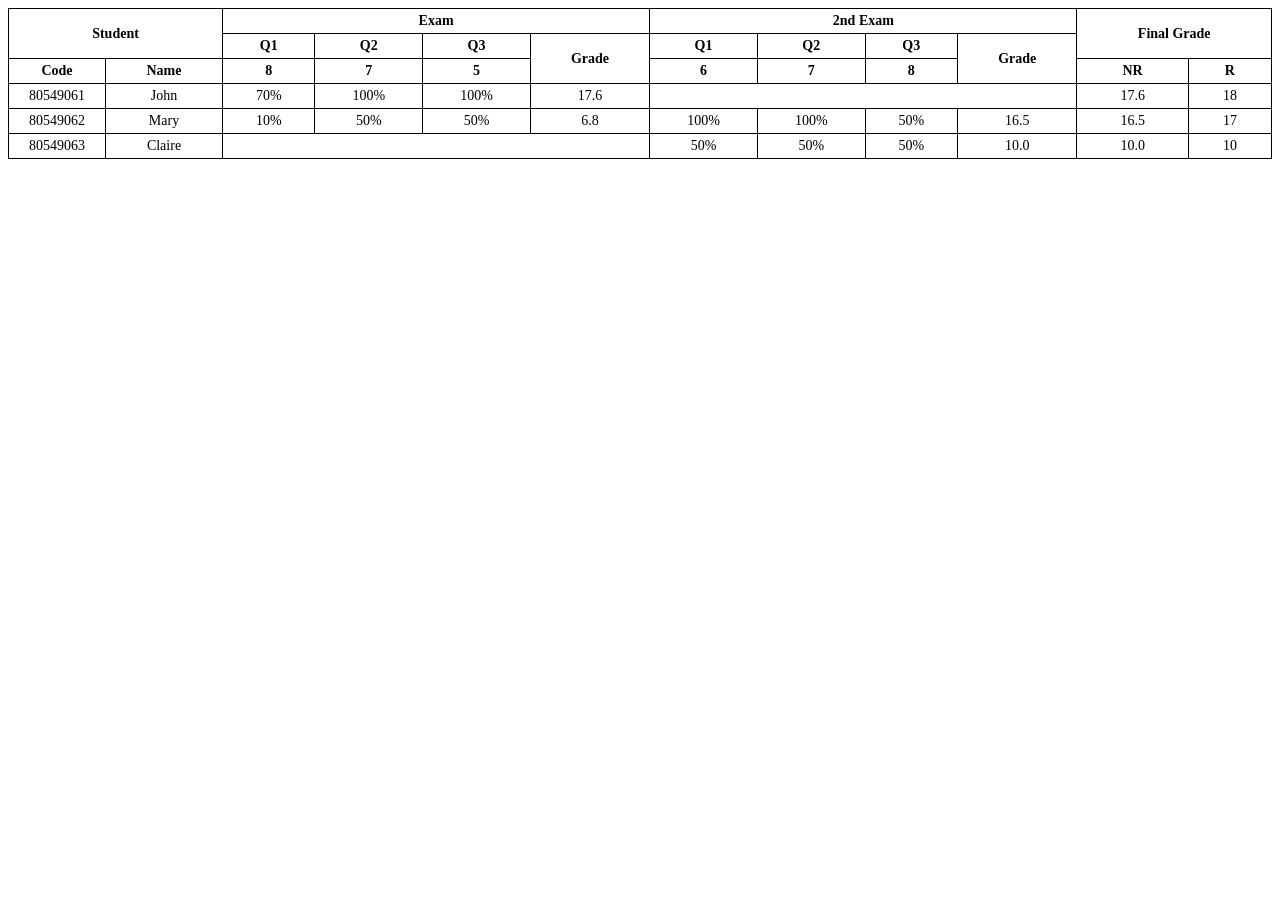
<file: TH1/baitap3/baitap3.html>
<!DOCTYPE html>
<html lang="vi">
<head>
    <meta charset="UTF-8">
    <meta name="viewport" content="width=device-width, initial-scale=1.0">
    <title>Bảng Điểm Sinh Viên</title>
    <style>
        table {
            border-collapse: collapse;
            width: 100%; 
            font-family: "Times New Roman", Times, serif; 
            color: #000;
        }

        th, td {
            border: 1px solid black;
            padding: 4px 8px;
            text-align: center;
            font-size: 14px;
        }

  
        th {
            font-weight: bold;
            background-color: #fff;
        }

        .header-row td {
            font-weight: bold;
        }

  
        td:nth-child(1) { width: 80px; }
        td:nth-child(2) { width: 100px; }
                tbody tr:hover {
            background-color: #f9f9f9;
        }
    </style>
</head>
<body>

<table>
    <thead>
        <tr>
            <th colspan="2" rowspan="2">Student</th>
            <th colspan="4">Exam</th>
            <th colspan="4">2nd Exam</th>
            <th colspan="2" rowspan="2">Final Grade</th>
        </tr>
        <tr>
            <th>Q1</th>
            <th>Q2</th>
            <th>Q3</th>
            <th rowspan="2">Grade</th>
            <th>Q1</th>
            <th>Q2</th>
            <th>Q3</th>
            <th rowspan="2">Grade</th>
        </tr>
        <tr class="header-row">
            <td>Code</td>
            <td>Name</td>
            <td>8</td>
            <td>7</td>
            <td>5</td>
            <td>6</td>
            <td>7</td>
            <td>8</td>
            <td>NR</td>
            <td>R</td>
        </tr>
    </thead>
    <tbody>
        <tr>
            <td>80549061</td>
            <td>John</td>
            <td>70%</td>
            <td>100%</td>
            <td>100%</td>
            <td>17.6</td>
            <td colspan="4"></td>
            <td>17.6</td>
            <td>18</td>
        </tr>
        <tr>
            <td>80549062</td>
            <td>Mary</td>
            <td>10%</td>
            <td>50%</td>
            <td>50%</td>
            <td>6.8</td>
            <td>100%</td>
            <td>100%</td>
            <td>50%</td>
            <td>16.5</td>
            <td>16.5</td>
            <td>17</td>
        </tr>
        <tr>
            <td>80549063</td>
            <td>Claire</td>
            <td colspan="4"></td>
            <td>50%</td>
            <td>50%</td>
            <td>50%</td>
            <td>10.0</td>
            <td>10.0</td>
            <td>10</td>
        </tr>
    </tbody>
</table>

</body>
</html>
</file>
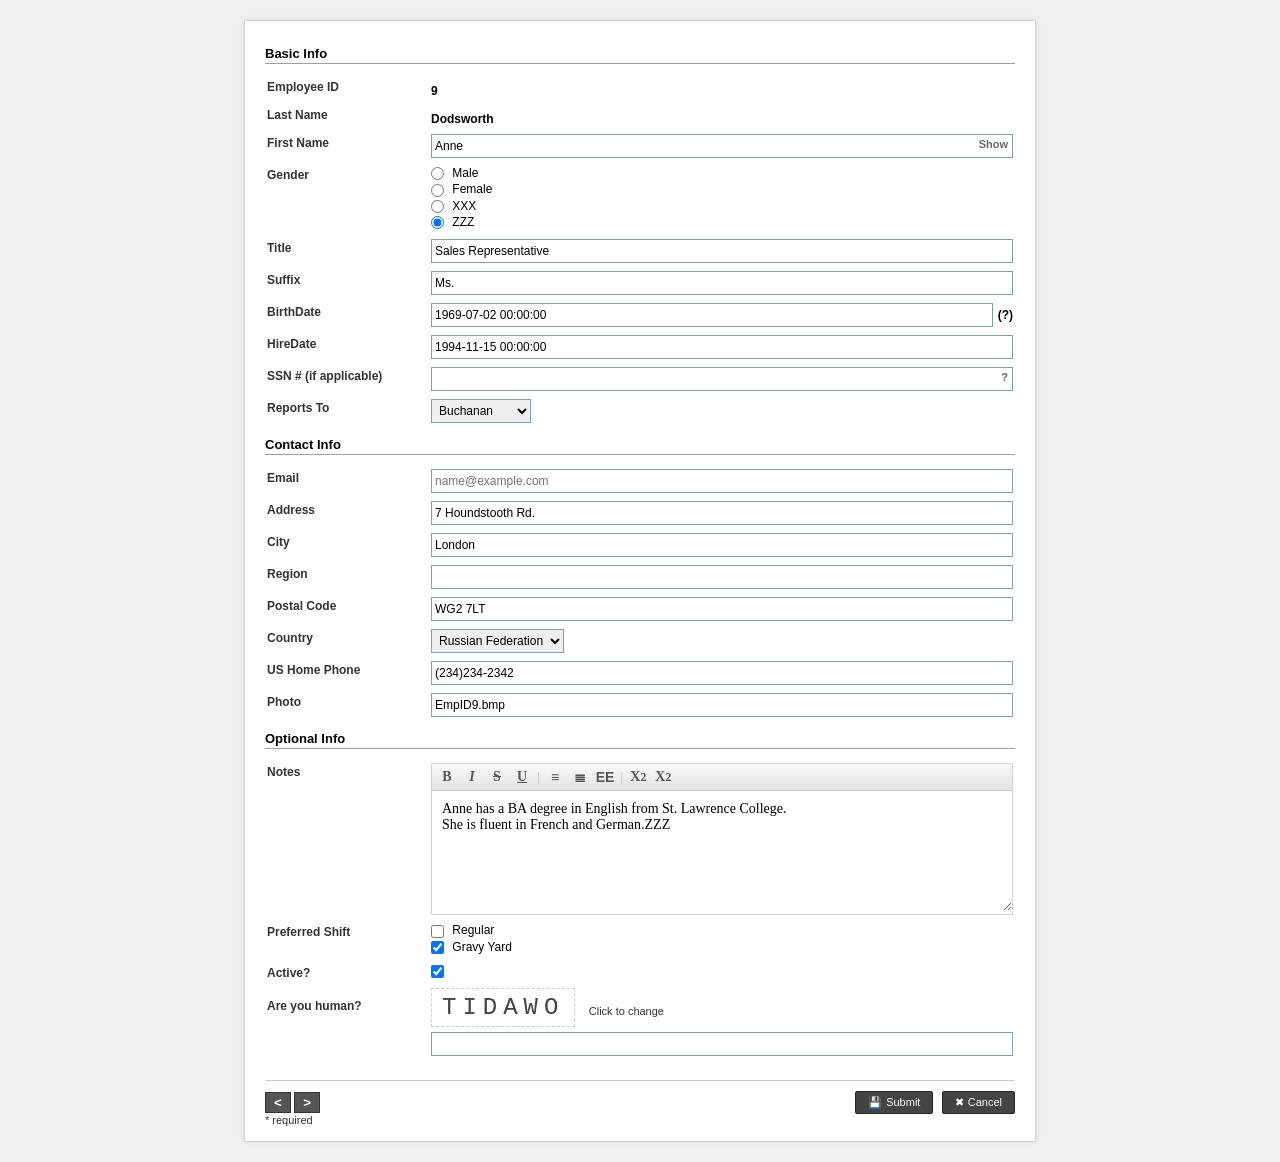
<file: TH1/baitap4/baitap4.html>
<!DOCTYPE html>
<html lang="vi">
<head>
<meta charset="UTF-8">
<title>Biểu mẫu nhân viên</title>
<style>
    
    body {
        font-family: Arial, Helvetica, sans-serif;
        font-size: 12px;
        background-color: #f0f0f0; 
        margin: 0;
        padding: 20px;
    }

    .container {
        width: 750px;
        background: #ffffff;
        margin: 0 auto;
        padding: 15px 20px;
        border: 1px solid #d4d4d4;
        box-shadow: 0 0 5px rgba(0,0,0,0.1);
    }

 
    .section-header {
        font-weight: bold;
        font-size: 13px;
        margin-top: 10px;
        margin-bottom: 2px;
        color: #000;
    }

    hr {
        border: 0;
        border-top: 1px solid #a0a0a0;
        margin-bottom: 10px;
        margin-top: 0;
    }

  
    table {
        width: 100%;
        border-collapse: collapse;
    }

    td {
        padding: 4px 2px;
        vertical-align: top; 
    }

  
    .label-col {
        width: 160px;
        font-weight: bold;
        color: #333;
        padding-top: 6px; 
    }


    input[type="text"],
    select {
        width: 100%;
        padding: 3px;
        border: 1px solid #7f9db9;
        font-family: Arial, sans-serif;
        font-size: 12px;
        box-sizing: border-box;
        height: 24px;
    }

   
    .input-wrapper {
        position: relative;
        width: 100%;
    }
    .help-icon {
        position: absolute;
        right: 5px;
        top: 4px;
        font-weight: bold;
        color: #666;
        cursor: pointer;
        font-size: 11px;
    }


    .static-text {
        padding-top: 6px;
        font-weight: bold;
        display: block;
    }

  
    .radio-group label,
    .checkbox-group label {
        display: block; 
        margin-bottom: 2px;
        font-weight: normal;
    }
    input[type="radio"], input[type="checkbox"] {
        margin: 0 5px 0 0;
        vertical-align: middle;
    }


    .editor-container {
        border: 1px solid #d4d4d4;
        width: 100%;
        box-sizing: border-box;
    }

    .editor-toolbar {
        background: #f0f0f0; 
        background: linear-gradient(to bottom, #f9f9f9, #e3e3e3);
        border-bottom: 1px solid #ccc;
        padding: 3px 5px;
        display: flex;
        gap: 5px;
        align-items: center;
    }
    
    .toolbar-icon {
        width: 18px;
        height: 18px;
        display: inline-flex;
        align-items: center;
        justify-content: center;
        border: 1px solid transparent;
        cursor: pointer;
        font-family: serif;
        font-weight: bold;
        color: #555;
        font-size: 14px;
    }
    .toolbar-icon:hover { border: 1px solid #aaa; background: #fff; }
    

    .icon-bold::before { content: "B"; font-weight: 900; }
    .icon-italic::before { content: "I"; font-style: italic; font-family: serif; }
    .icon-underline::before { content: "U"; text-decoration: underline; }
    .icon-strikethrough::before { content: "S"; text-decoration: line-through; }
    
    .editor-textarea {
        width: 100%;
        height: 120px;
        border: none;
        padding: 10px;
        font-family: "Times New Roman", Times, serif;
        font-size: 14px;
        resize: vertical;
        box-sizing: border-box;
        outline: none;
    }

    .captcha-text {
        font-family: "Courier New", monospace;
        font-size: 24px;
        letter-spacing: 6px;
        border: 1px dashed #ccc; 
        display: inline-block;
        padding: 5px 10px;
        background: #fff;
        color: #444;
     
        background-image: radial-gradient(#444 1px, transparent 1px);
        background-size: 3px 3px; 
        -webkit-background-clip: text;
        background-clip: text; 
  
    }
    .click-change {
        font-size: 11px;
        color: #333;
        cursor: pointer;
        margin-left: 10px;
        vertical-align: middle;
    }


    .footer-bar {
        margin-top: 20px;
        border-top: 1px solid #ccc;
        padding-top: 10px;
        display: flex;
        justify-content: space-between;
        align-items: center;
    }

    .nav-buttons button {
        background: #555;
        color: white;
        border: 1px solid #333;
        padding: 2px 8px;
        font-weight: bold;
        cursor: pointer;
    }

    .action-buttons button {
        background: #444;
        color: white;
        border: 1px solid #222;
        padding: 4px 12px;
        font-size: 11px;
        cursor: pointer;
        display: inline-flex;
        align-items: center;
        margin-left: 5px;
        border-radius: 2px;
    }
    
    .action-buttons button span { margin-right: 4px; }
    
    .required-note {
        font-size: 11px;
        color: #333;
    }

</style>
</head>
<body>

<div class="container">

    <div class="section-header">Basic Info</div>
    <hr>
    
    <table>
        <tr>
            <td class="label-col">Employee ID</td>
            <td><span class="static-text">9</span></td>
        </tr>
        <tr>
            <td class="label-col">Last Name</td>
            <td><span class="static-text">Dodsworth</span></td>
        </tr>
        <tr>
            <td class="label-col">First Name</td>
            <td>
                <div class="input-wrapper">
                    <input type="text" value="Anne">
                    <span class="help-icon">Show</span> </div>
            </td>
        </tr>
        <tr>
            <td class="label-col">Gender</td>
            <td>
                <div class="radio-group">
                    <label><input type="radio" name="gender"> Male</label>
                    <label><input type="radio" name="gender"> Female</label>
                    <label><input type="radio" name="gender"> XXX</label>
                    <label><input type="radio" name="gender" checked> ZZZ</label>
                </div>
            </td>
        </tr>
        <tr>
            <td class="label-col">Title</td>
            <td><input type="text" value="Sales Representative"></td>
        </tr>
        <tr>
            <td class="label-col">Suffix</td>
            <td><input type="text" value="Ms."></td>
        </tr>
        <tr>
            <td class="label-col">BirthDate</td>
            <td>
                <div style="display:flex; align-items:center;">
                    <input type="text" value="1969-07-02 00:00:00">
                    <span style="margin-left:5px; font-weight:bold;">(?)</span>
                </div>
            </td>
        </tr>
        <tr>
            <td class="label-col">HireDate</td>
            <td><input type="text" value="1994-11-15 00:00:00"></td>
        </tr>
        <tr>
            <td class="label-col">SSN # (if applicable)</td>
            <td>
                <div class="input-wrapper">
                    <input type="text">
                    <span class="help-icon">?</span>
                </div>
            </td>
        </tr>
        <tr>
            <td class="label-col">Reports To</td>
            <td>
                <select style="width: auto; min-width: 100px;">
                    <option>Buchanan</option>
                </select>
            </td>
        </tr>
    </table>

    <div class="section-header">Contact Info</div>
    <hr>

    <table>
        <tr>
            <td class="label-col">Email</td>
            <td><input type="text" placeholder="name@example.com"></td>
        </tr>
        <tr>
            <td class="label-col">Address</td>
            <td><input type="text" value="7 Houndstooth Rd."></td>
        </tr>
        <tr>
            <td class="label-col">City</td>
            <td><input type="text" value="London"></td>
        </tr>
        <tr>
            <td class="label-col">Region</td>
            <td><input type="text"></td>
        </tr>
        <tr>
            <td class="label-col">Postal Code</td>
            <td><input type="text" value="WG2 7LT"></td>
        </tr>
        <tr>
            <td class="label-col">Country</td>
            <td>
                <select style="width: auto;">
                    <option>Russian Federation</option>
                </select>
            </td>
        </tr>
        <tr>
            <td class="label-col">US Home Phone</td>
            <td><input type="text" value="(234)234-2342"></td>
        </tr>
        <tr>
            <td class="label-col">Photo</td>
            <td><input type="text" value="EmpID9.bmp"></td>
        </tr>
    </table>

    <div class="section-header">Optional Info</div>
    <hr>

    <table>
        <tr>
            <td class="label-col">Notes</td>
            <td>
                <div class="editor-container">
                    <div class="editor-toolbar">
                        <span class="toolbar-icon icon-bold" title="Bold"></span>
                        <span class="toolbar-icon icon-italic" title="Italic"></span>
                        <span class="toolbar-icon icon-strikethrough" title="Strike"></span>
                        <span class="toolbar-icon icon-underline" title="Underline"></span>
                        <span style="color:#ccc">|</span>
                        <span class="toolbar-icon" style="font-family:sans-serif">≡</span>
                        <span class="toolbar-icon" style="font-family:sans-serif">≣</span>
                        <span class="toolbar-icon" style="font-family:sans-serif">EE</span>
                        <span style="color:#ccc">|</span>
                        <span class="toolbar-icon">X<sub>2</sub></span>
                        <span class="toolbar-icon">X<sup>2</sup></span>
                        </div>
                    <textarea class="editor-textarea">Anne has a BA degree in English from St. Lawrence College.
She is fluent in French and German.ZZZ</textarea>
                </div>
            </td>
        </tr>
        <tr>
            <td class="label-col">Preferred Shift</td>
            <td>
                <div class="checkbox-group">
                    <label><input type="checkbox"> Regular</label>
                    <label><input type="checkbox" checked> Gravy Yard</label>
                </div>
            </td>
        </tr>
        <tr>
            <td class="label-col">Active?</td>
            <td><input type="checkbox" checked></td>
        </tr>
        <tr>
            <td class="label-col" style="padding-top:15px;">Are you human?</td>
            <td>
                <div style="margin-bottom: 5px;">
                    <span class="captcha-text">TIDAWO</span>
                    <span class="click-change">Click to change</span>
                </div>
                <input type="text" style="width: 100%;">
            </td>
        </tr>
    </table>

    <div class="footer-bar">
        <div class="nav-buttons">
            <button>&lt;</button>
            <button>&gt;</button>
        </div>
        
        <div class="action-buttons">
            <button type="submit"><span>💾</span> Submit</button>
            <button type="button"><span>✖</span> Cancel</button>
        </div>
    </div>
    
    <div class="required-note">* required</div>

</div>

</body>
</html>
</file>
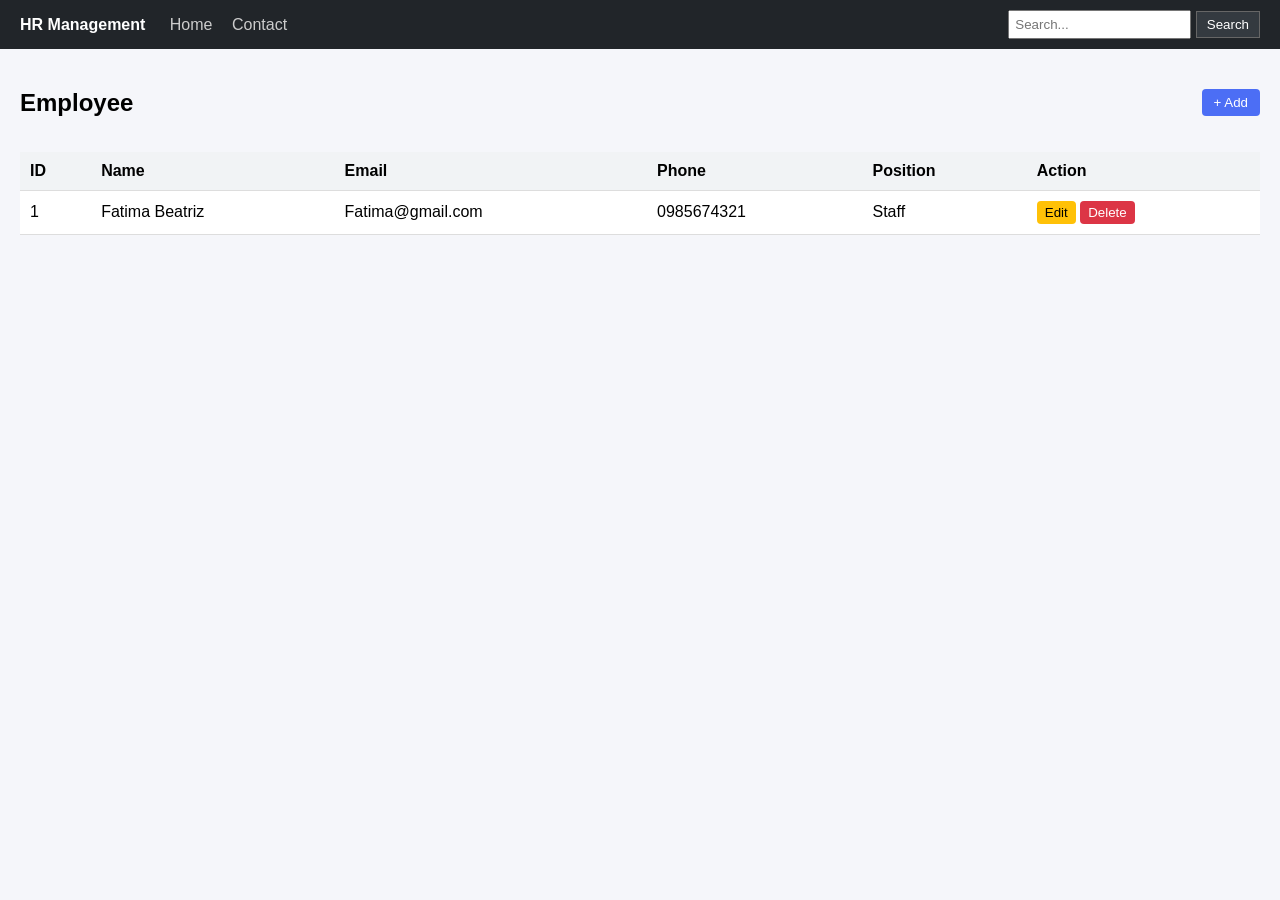
<file: TH1/baitap5/baitap5.html>
<!DOCTYPE html>
<html lang="vi">
<head>
<meta charset="UTF-8">
<title>HR Management</title>

<style>
body {
    font-family: Arial, sans-serif;
    margin: 0;
    background: #f5f6fa;
}


.navbar {
    background: #212529;
    color: white;
    padding: 10px 20px;
    display: flex;
    align-items: center;
    justify-content: space-between;
}

.nav-left span {
    font-weight: bold;
    margin-right: 20px;
}

.nav-left a {
    color: #ccc;
    margin-right: 15px;
    text-decoration: none;
}

.nav-right input {
    padding: 5px;
}

.nav-right button {
    padding: 5px 10px;
    background: #343a40;
    color: white;
    border: 1px solid #666;
}


.container {
    padding: 20px;
}

.header {
    display: flex;
    justify-content: space-between;
    align-items: center;
}

.add-btn {
    background: #4c6ef5;
    color: white;
    border: none;
    padding: 6px 12px;
    border-radius: 4px;
    cursor: pointer;
}


table {
    width: 100%;
    border-collapse: collapse;
    margin-top: 15px;
    background: white;
}

th, td {
    padding: 10px;
    border-bottom: 1px solid #ddd;
    text-align: left;
}

th {
    background: #f1f3f5;
}

.edit {
    background: #ffc107;
    border: none;
    padding: 4px 8px;
    border-radius: 4px;
}

.delete {
    background: #dc3545;
    color: white;
    border: none;
    padding: 4px 8px;
    border-radius: 4px;
}


.modal {
    display: none;
    position: fixed;
    top: 0; left: 0;
    width: 100%;
    height: 100%;
    background: rgba(0,0,0,0.4);
}

.modal-content {
    background: white;
    width: 500px;
    margin: 100px auto;
    border-radius: 6px;
    overflow: hidden;
}

.modal-header {
    background: #4c6ef5;
    color: white;
    padding: 10px;
    display: flex;
    justify-content: space-between;
}

.modal-body {
    padding: 15px;
}

.form-row {
    display: flex;
    gap: 10px;
    margin-bottom: 10px;
}

.form-row input, select {
    width: 100%;
    padding: 6px;
}

.modal-footer {
    text-align: right;
    padding: 10px;
}

.save {
    background: #2f9e44;
    color: white;
    border: none;
    padding: 6px 12px;
}

.cancel {
    background: #868e96;
    color: white;
    border: none;
    padding: 6px 12px;
}
</style>
</head>

<body>


<div class="navbar">
    <div class="nav-left">
        <span>HR Management</span>
        <a href="#">Home</a>
        <a href="#">Contact</a>
    </div>
    <div class="nav-right">
        <input type="text" placeholder="Search...">
        <button>Search</button>
    </div>
</div>


<div class="container">
    <div class="header">
        <h2>Employee</h2>
        <button class="add-btn" onclick="openModal()">+ Add</button>
    </div>

    <table>
        <thead>
            <tr>
                <th>ID</th><th>Name</th><th>Email</th>
                <th>Phone</th><th>Position</th><th>Action</th>
            </tr>
        </thead>
        <tbody id="employeeTable">
            <tr>
                <td>1</td><td>Fatima Beatriz</td><td>Fatima@gmail.com</td>
                <td>0985674321</td><td>Staff</td>
                <td>
                    <button class="edit">Edit</button>
                    <button class="delete">Delete</button>
                </td>
            </tr>
        </tbody>
    </table>
</div>


<div class="modal" id="modal">
    <div class="modal-content">
        <div class="modal-header">
            <span>New Employee</span>
            <span style="cursor:pointer" onclick="closeModal()">✖</span>
        </div>

        <div class="modal-body">
            <div class="form-row">
                <input id="name" placeholder="Name">
                <input id="email" placeholder="Email">
            </div>
            <div class="form-row">
                <input id="phone" placeholder="Phone">
                <select id="position">
                    <option>-- Select Position --</option>
                    <option>Staff</option>
                    <option>Manager</option>
                    <option>CEO</option>
                </select>
            </div>
            <div>
                Sex:
                <label><input type="radio" name="sex"> Male</label>
                <label><input type="radio" name="sex"> Female</label>
            </div>
        </div>

        <div class="modal-footer">
            <button class="save" onclick="addEmployee()">Save</button>
            <button class="cancel" onclick="closeModal()">Cancel</button>
        </div>
    </div>
</div>

<script>
let id = 2;

function openModal() {
    document.getElementById("modal").style.display = "block";
}

function closeModal() {
    document.getElementById("modal").style.display = "none";
}

function addEmployee() {
    let name = document.getElementById("name").value;
    let email = document.getElementById("email").value;
    let phone = document.getElementById("phone").value;
    let position = document.getElementById("position").value;

    if(name === "" || email === "") {
        alert("Vui lòng nhập đầy đủ thông tin!");
        return;
    }

    let row = `
        <tr>
            <td>${id++}</td>
            <td>${name}</td>
            <td>${email}</td>
            <td>${phone}</td>
            <td>${position}</td>
            <td>
                <button class="edit">Edit</button>
                <button class="delete">Delete</button>
            </td>
        </tr>
    `;
    document.getElementById("employeeTable").innerHTML += row;
    closeModal();
}
</script>

</body>
</html>
</file>
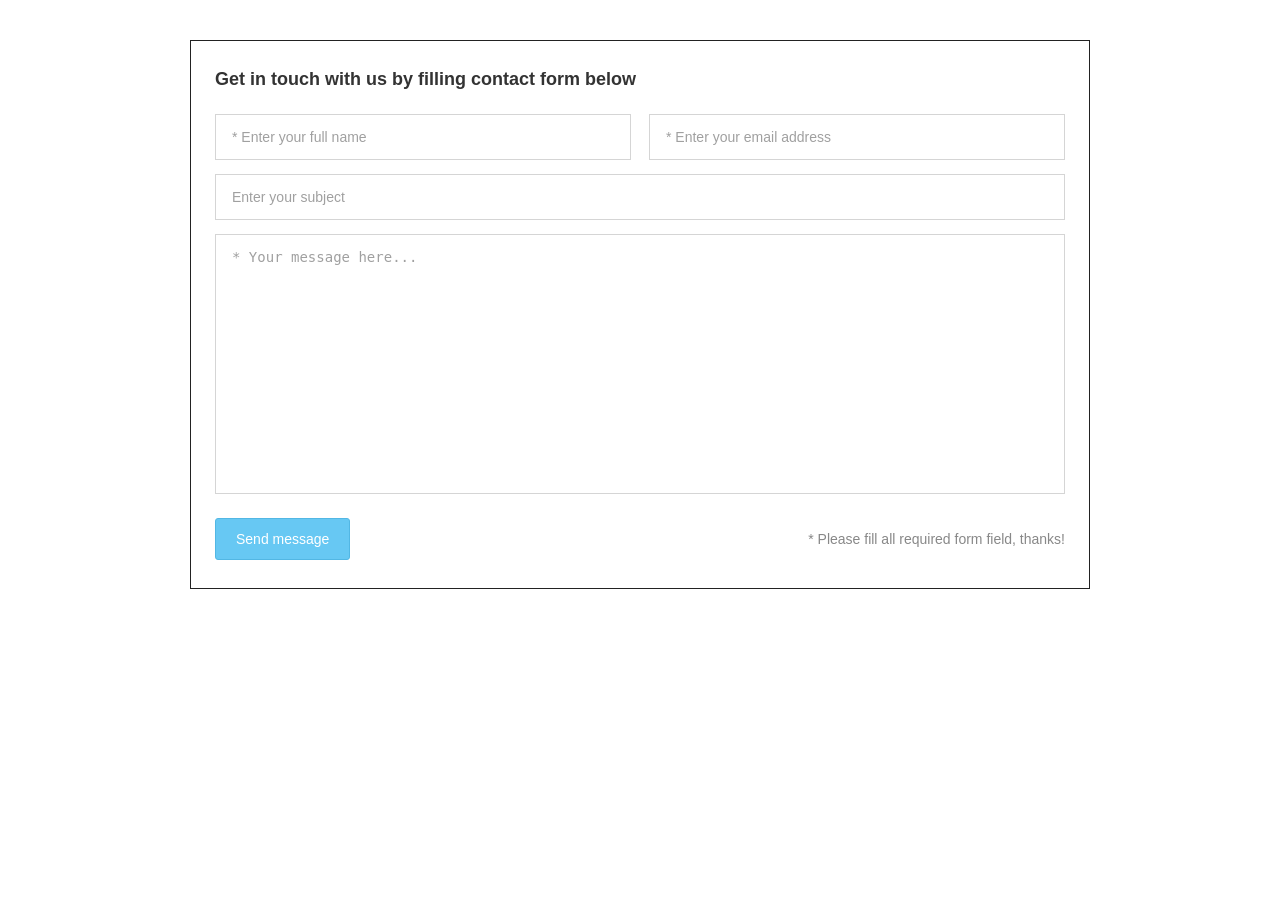
<file: TH2/baitap1/BAI_01.html>
<!DOCTYPE html>
<html lang="en">
  <head>
    <meta charset="UTF-8" />
    <meta name="viewport" content="width=device-width, initial-scale=1.0" />
    <title>Contact Form - Bai 1</title>
    <link rel="stylesheet" href="BAI_01.css" />
  </head>
  <body>
    <div class="container">
      <div class="form-box">
        <h1>Get in touch with us by filling contact form below</h1>

        <form>
          <div class="row">
            <input type="text" placeholder="* Enter your full name" required />
            <input type="email" placeholder="* Enter your email address" required />
          </div>

          <div class="full-width">
            <input type="text" placeholder="Enter your subject" />
          </div>

          <div class="full-width">
            <textarea placeholder="* Your message here..." required></textarea>
          </div>

          <div class="bottom-row">
            <button type="submit">Send message</button>
            <p>* Please fill all required form field, thanks!</p>
          </div>
        </form>
      </div>
    </div>
  </body>
</html>
</file>
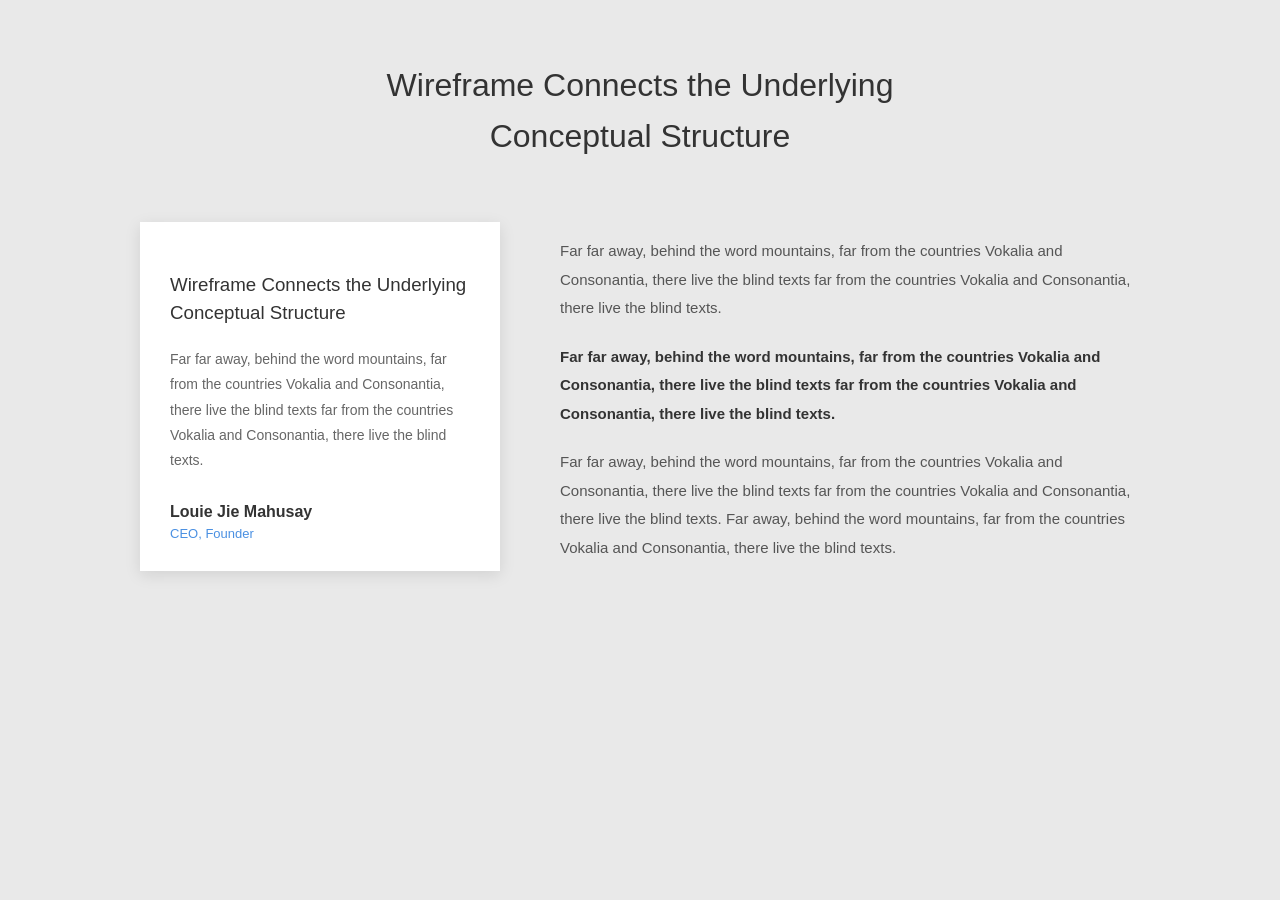
<file: TH2/baitap3/baitap3.html>
<!DOCTYPE html>
<html lang="en">
<head>
<meta charset="UTF-8">
<title>Bài Tập 3</title>

<style>
    body{
        margin:0;
        font-family: Arial, Helvetica, sans-serif;
        background:#e9e9e9;
        color:#333;
    }

    .container{
        width:1000px;
        margin:60px auto;
    }

    .title{
        text-align:center;
        margin-bottom:60px;
    }

    .title h1{
        font-weight:500;
        line-height:1.6;
    }

    .content{
        display:flex;
        gap:60px;
        align-items:flex-start;
    }

    .card{
        width:300px;
        background:white;
        padding:30px;
        box-shadow:0 4px 15px rgba(0,0,0,0.1);
    }

    .card h3{
        font-weight:500;
        margin-bottom:20px;
        line-height:1.5;
    }

    .card p{
        font-size:14px;
        line-height:1.8;
        color:#666;
    }

    .author{
        margin-top:30px;
        font-weight:bold;
    }

    .author span{
        display:block;
        font-weight:normal;
        font-size:13px;
        color:#4a90e2;
        margin-top:5px;
    }

    .text{
        flex:1;
    }

    .text p{
        line-height:1.9;
        margin-bottom:20px;
        font-size:15px;
        color:#555;
    }

    .text p.bold{
        font-weight:bold;
        color:#333;
    }

</style>
</head>
<body>

<div class="container">

    <div class="title">
        <h1>
            Wireframe Connects the Underlying <br>
            Conceptual Structure
        </h1>
    </div>

    <div class="content">

        <div class="card">
            <h3>
                Wireframe Connects the Underlying Conceptual Structure
            </h3>

            <p>
                Far far away, behind the word mountains, far from the countries
                Vokalia and Consonantia, there live the blind texts far from the
                countries Vokalia and Consonantia, there live the blind texts.
            </p>

            <div class="author">
                Louie Jie Mahusay
                <span>CEO, Founder</span>
            </div>
        </div>

        <div class="text">
            <p>
                Far far away, behind the word mountains, far from the countries Vokalia
                and Consonantia, there live the blind texts far from the countries
                Vokalia and Consonantia, there live the blind texts.
            </p>

            <p class="bold">
                Far far away, behind the word mountains, far from the countries Vokalia
                and Consonantia, there live the blind texts far from the countries
                Vokalia and Consonantia, there live the blind texts.
            </p>

            <p>
                Far far away, behind the word mountains, far from the countries Vokalia
                and Consonantia, there live the blind texts far from the countries
                Vokalia and Consonantia, there live the blind texts. Far away,
                behind the word mountains, far from the countries Vokalia and
                Consonantia, there live the blind texts.
            </p>
        </div>

    </div>

</div>

</body>
</html>
</file>
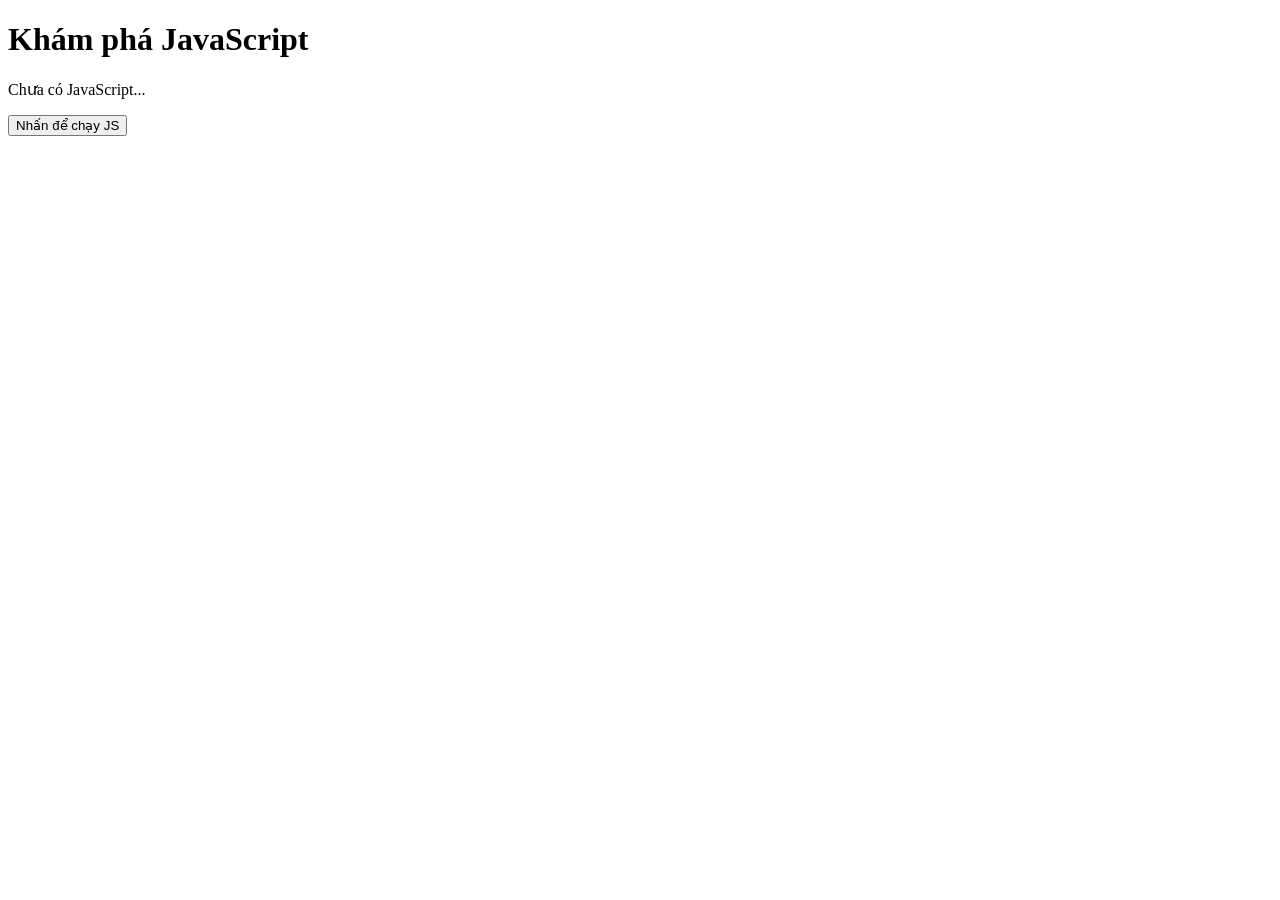
<file: TH3/bai1/lab-js-basic.html>
<!DOCTYPE html>
<html lang="vi">
<head>
  <meta charset="UTF-8">
  <title>Lab JS Cơ bản</title>
</head>
<body>
  <h1>Khám phá JavaScript</h1>
  <p id="welcome">Chưa có JavaScript...</p>
  <button id="runBtn">Nhấn để chạy JS</button>

  <script src="main.js"></script>
</body>
</html>
</file>
<file: TH2/baitap1/BAI_01.css>
* {
  box-sizing: border-box;
  margin: 0;
  padding: 0;
}

body {
  font-family: Arial, Helvetica, sans-serif;
  background-color: #ffffff;
  color: #333333;
}

.container {
  width: 100%;
  display: flex;
  justify-content: center;
  padding: 40px 20px;
}

.form-box {
  width: 900px;
  border: 1px solid #222222;
  padding: 28px 24px;
  background-color: #ffffff;
}

.form-box h1 {
  font-size: 18px;
  font-weight: 700;
  margin-bottom: 24px;
  color: #333333;
}

form {
  display: flex;
  flex-direction: column;
  gap: 14px;
}

.row {
  display: flex;
  gap: 18px;
}

.row input {
  flex: 1;
}

.full-width input,
.full-width textarea {
  width: 100%;
}

input,
textarea {
  border: 1px solid #d5d5d5;
  padding: 14px 16px;
  font-size: 14px;
  outline: none;
  color: #555555;
}

input::placeholder,
textarea::placeholder {
  color: #a0a0a0;
}

textarea {
  min-height: 260px;
  resize: none;
}

.bottom-row {
  display: flex;
  justify-content: space-between;
  align-items: center;
  margin-top: 6px;
}

button {
  background-color: #67c8f3;
  color: white;
  border: 1px solid #52b7e4;
  padding: 12px 20px;
  font-size: 14px;
  cursor: pointer;
  border-radius: 3px;
}

button:hover {
  background-color: #52b7e4;
}

.bottom-row p {
  font-size: 14px;
  color: #888888;
}
</file>
